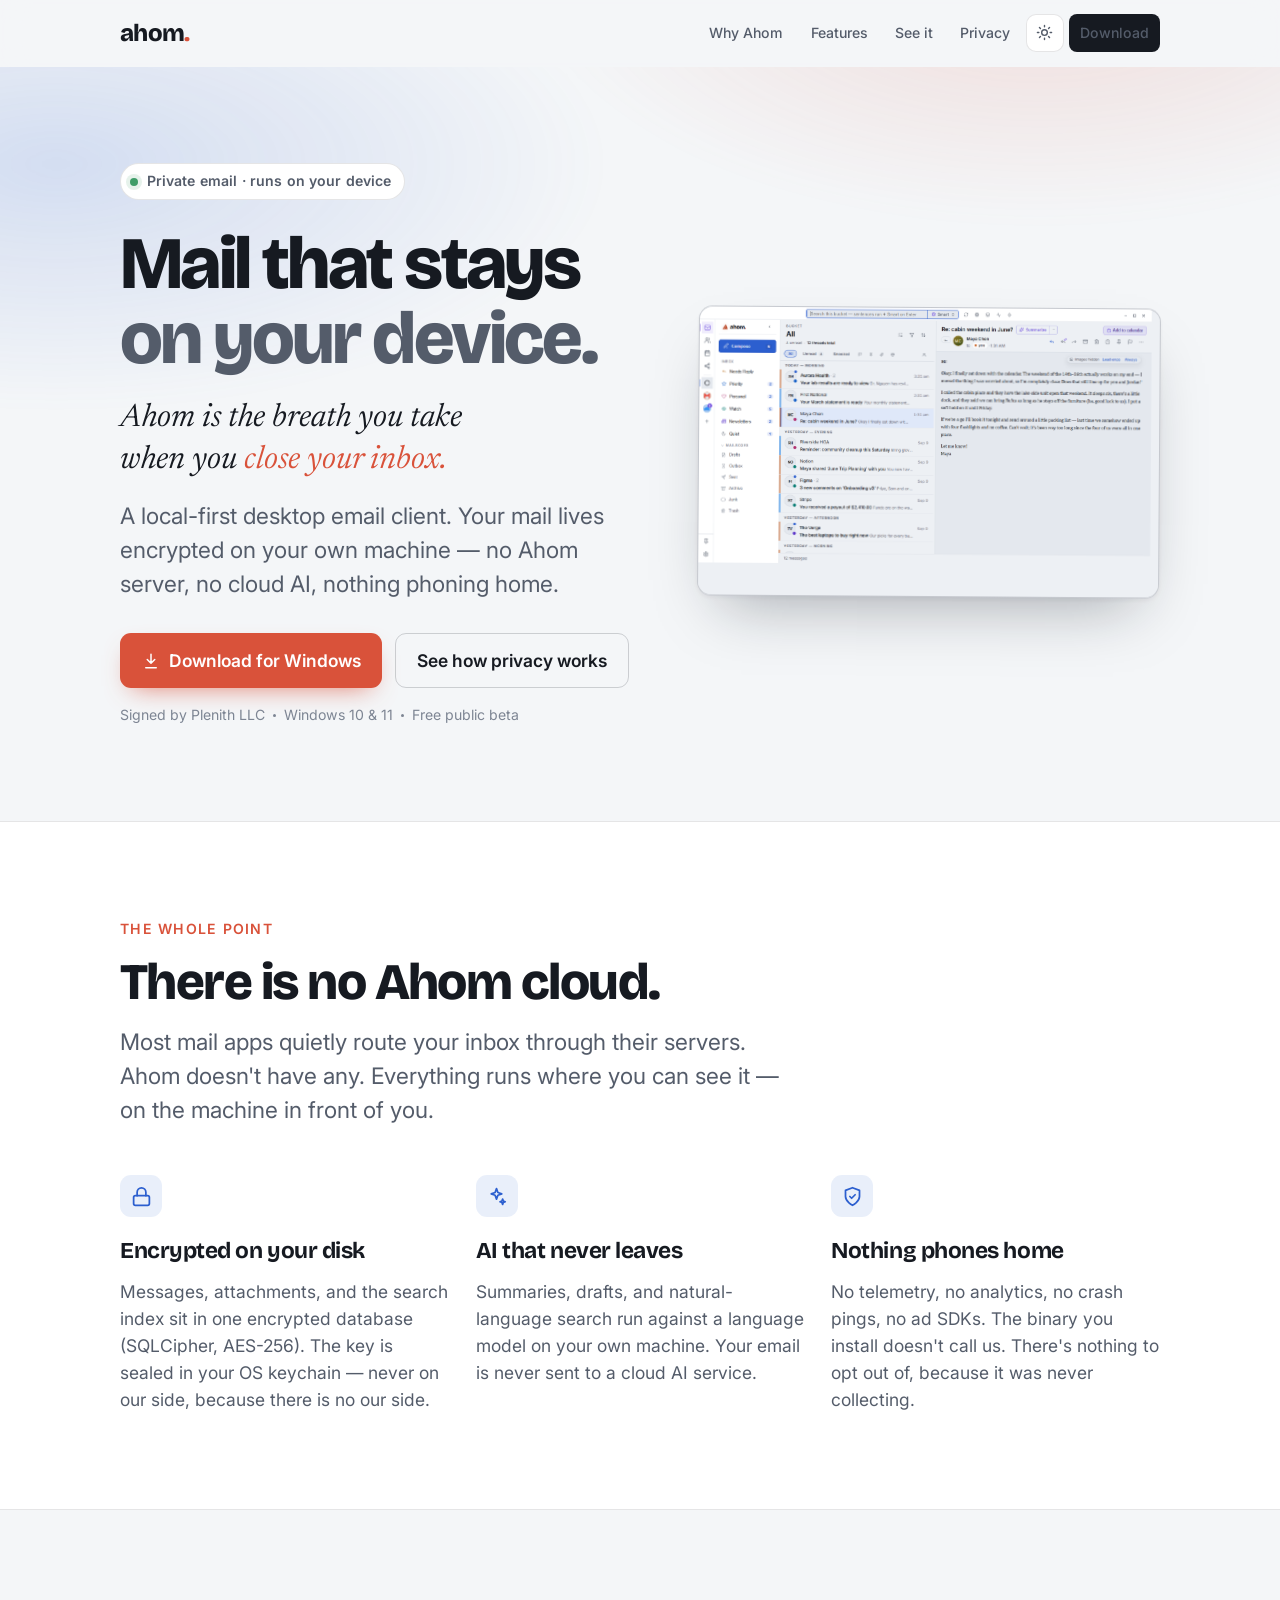
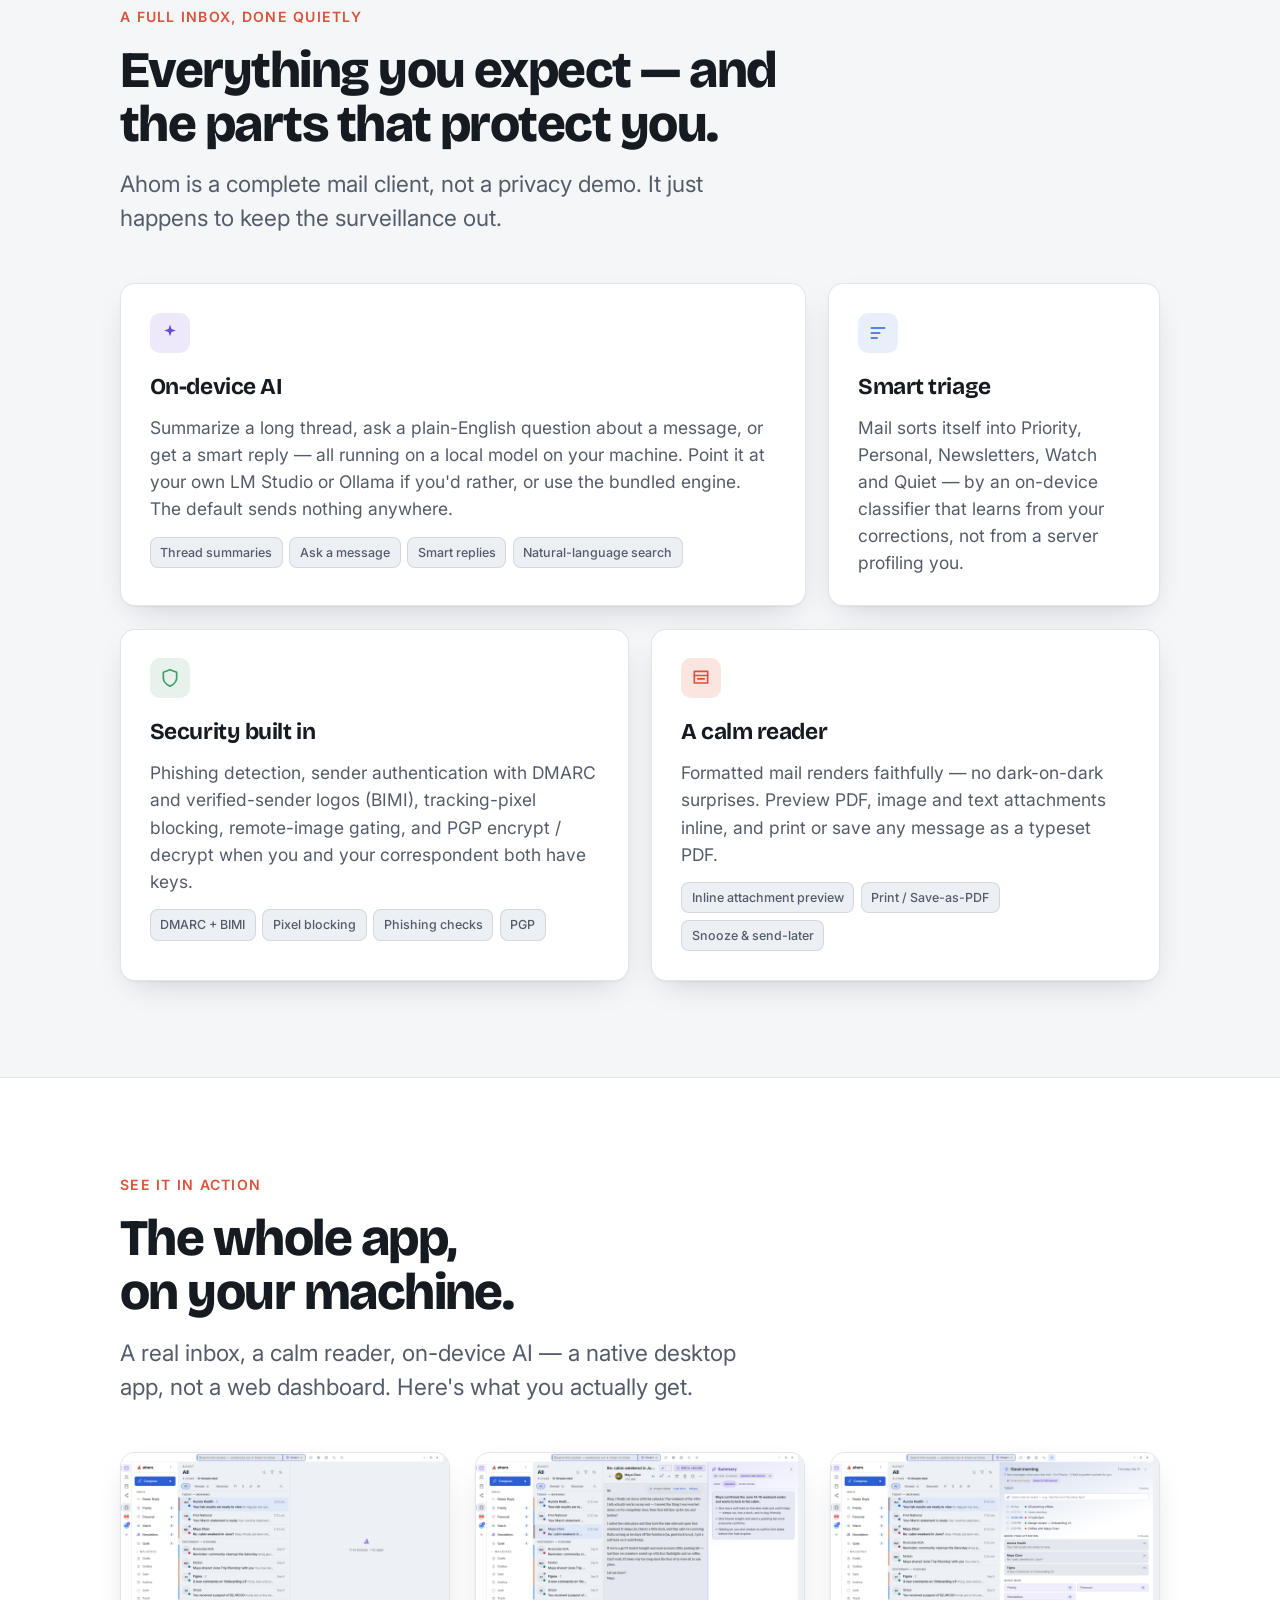
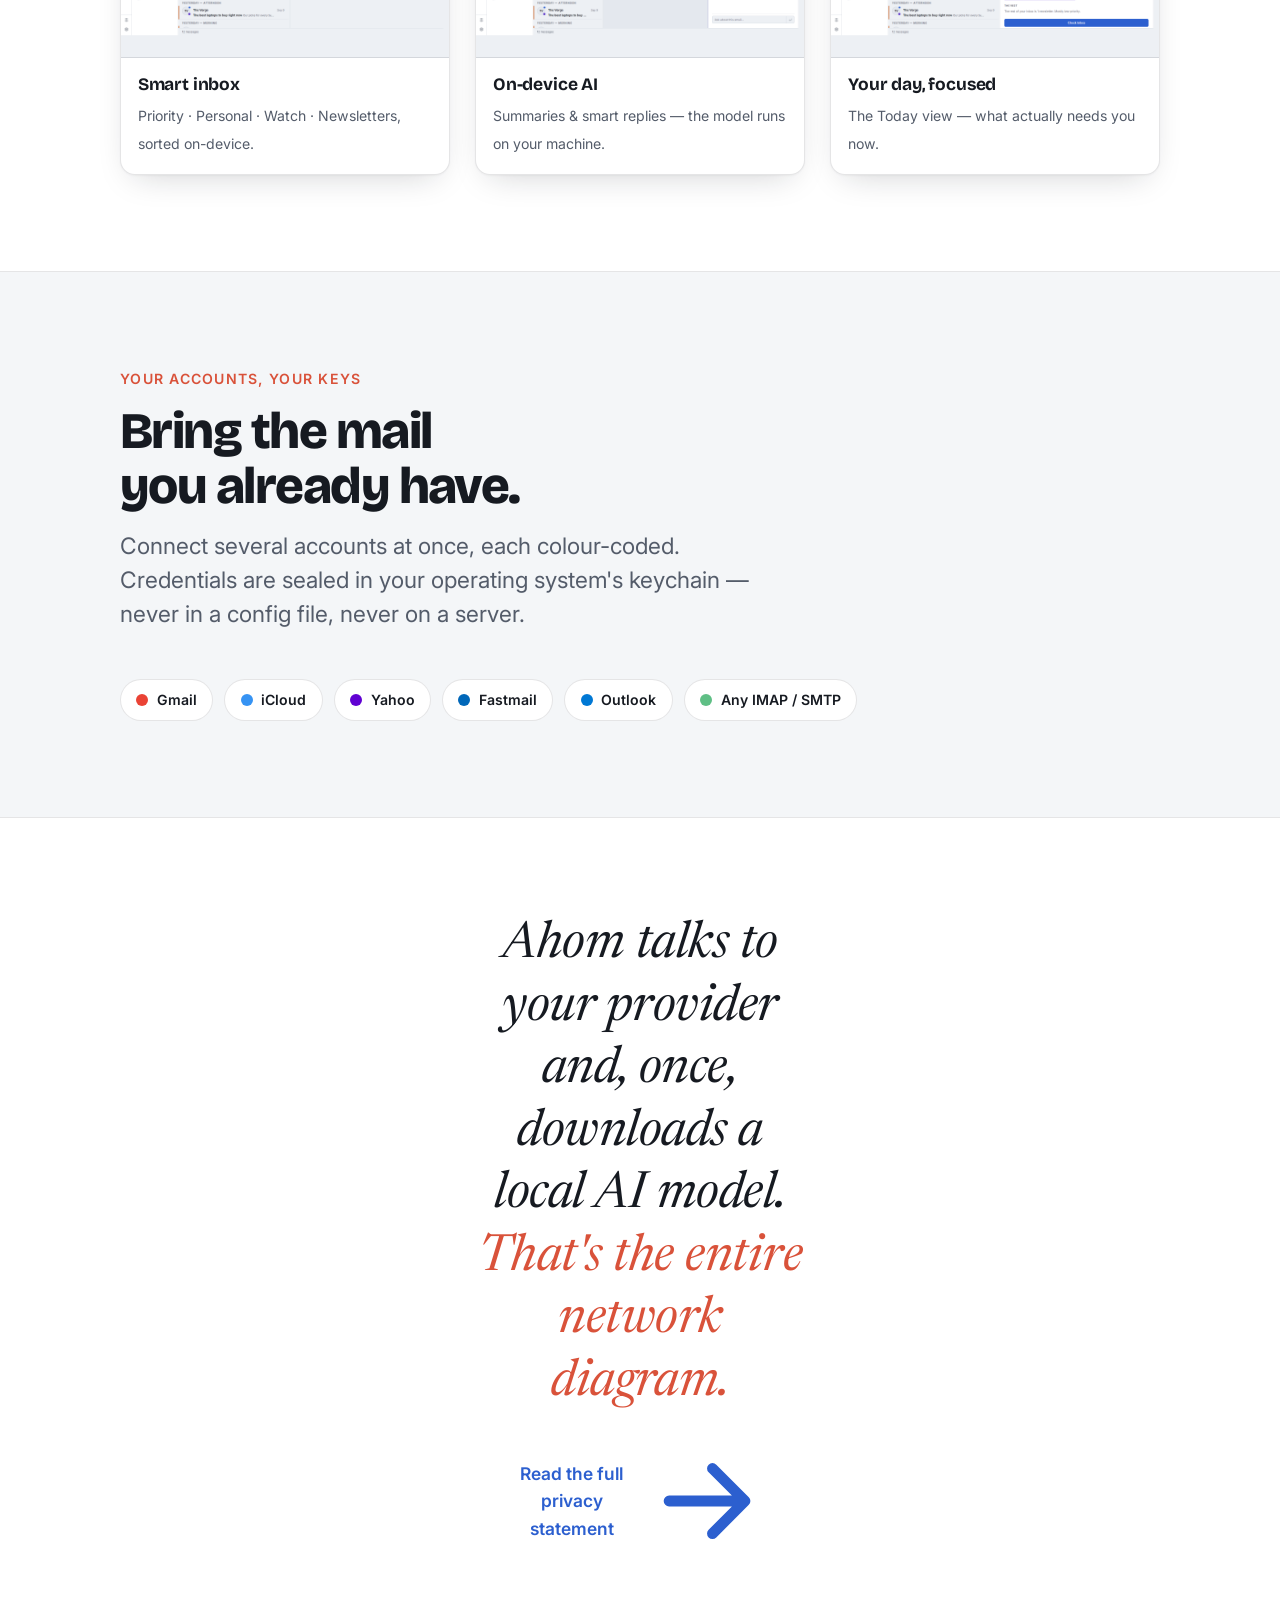
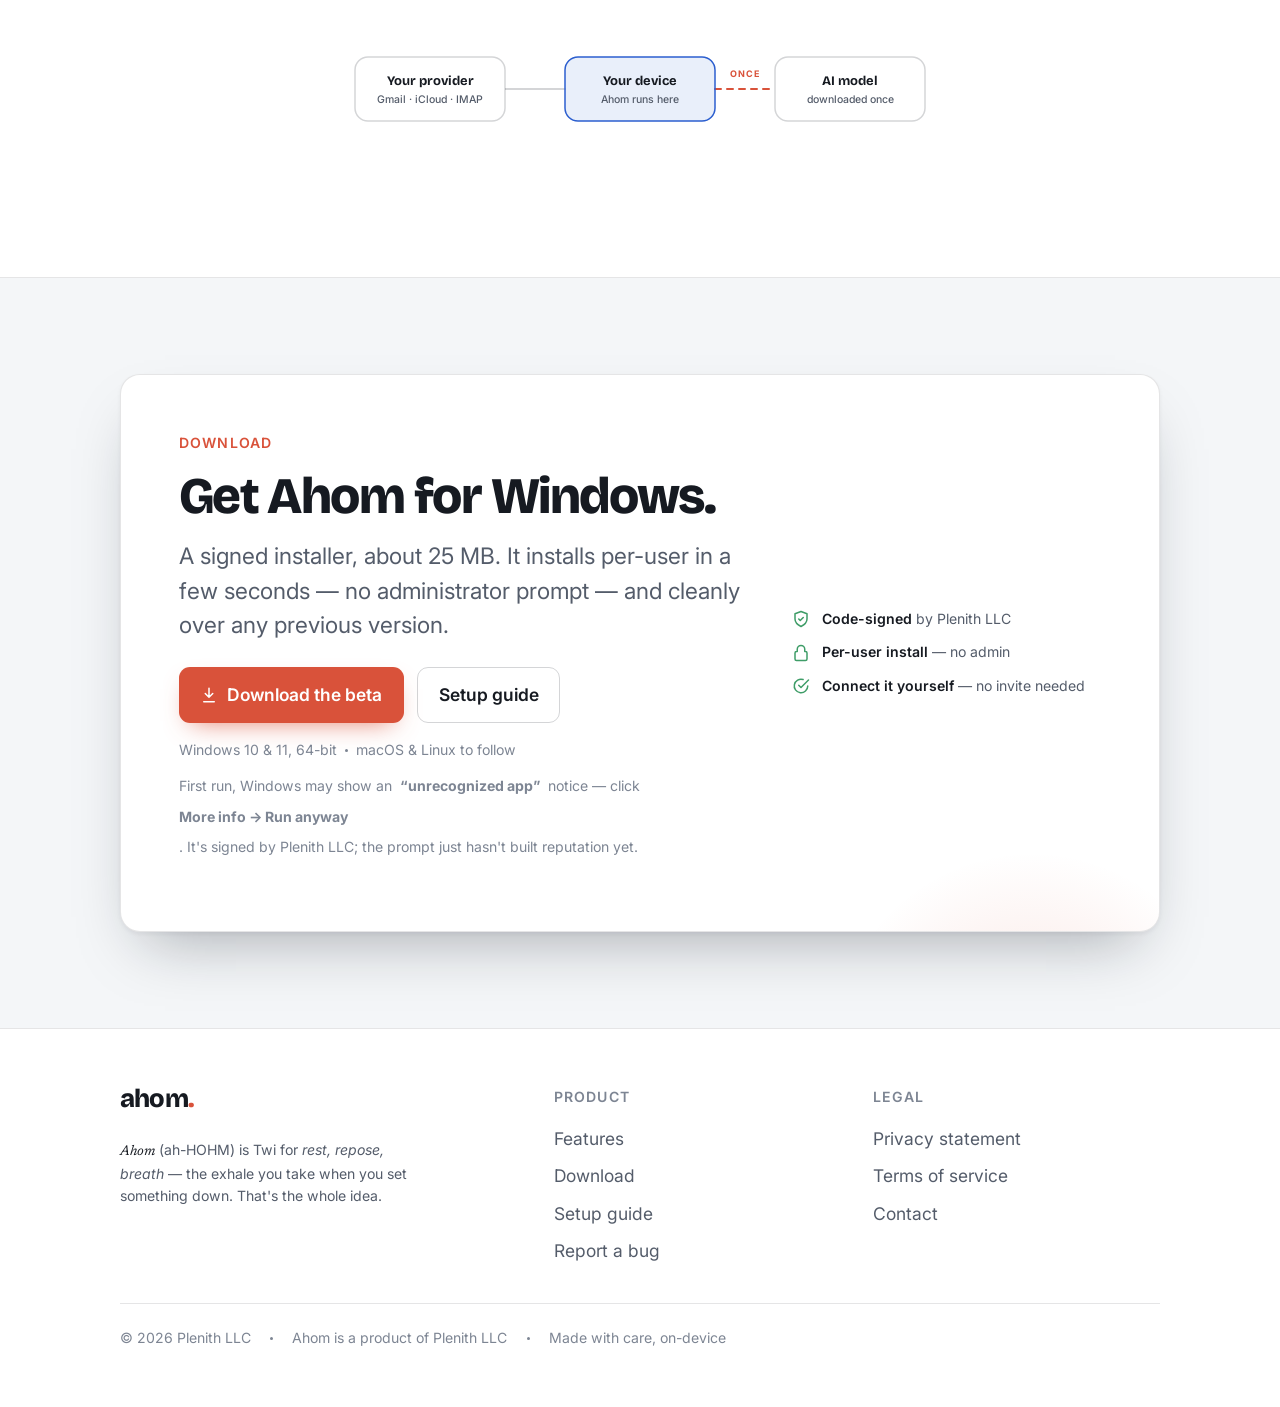
<file: index.html>
<!doctype html>
<html lang="en">
<head>
<meta charset="utf-8">
<meta name="viewport" content="width=device-width, initial-scale=1">
<script>document.documentElement.classList.add('js')</script>
<title>Ahom — private email, on your device</title>
<meta name="description" content="Ahom is a local-first, privacy-first desktop email client by Plenith LLC. Your mail lives encrypted on your own machine, with on-device AI that never touches the cloud.">
<meta name="theme-color" content="#0d1017">
<meta property="og:type" content="website">
<meta property="og:title" content="Ahom — private email, on your device">
<meta property="og:description" content="A local-first desktop email client. Your mail lives encrypted on your own machine — no Ahom server, no cloud AI, nothing phoning home.">
<meta name="twitter:card" content="summary_large_image">
<link rel="icon" href="data:image/svg+xml,%3Csvg xmlns='http://www.w3.org/2000/svg' viewBox='0 0 32 32'%3E%3Ctext y='26' font-size='26'%3E%E2%9C%89%EF%B8%8F%3C/text%3E%3C/svg%3E">
<link rel="preconnect" href="https://fonts.googleapis.com">
<link rel="preconnect" href="https://fonts.gstatic.com" crossorigin>
<link rel="stylesheet" href="https://fonts.googleapis.com/css2?family=Bricolage+Grotesque:opsz,wght@12..96,400..800&family=Inter:wght@400;500;600;700&family=Newsreader:ital,opsz,wght@1,6..72,380;1,6..72,500&display=swap">
<style>
  :root {
    --ground: #f4f6f8;
    --surface: #ffffff;
    --surface-2: #eceff4;
    --ink: #161a21;
    --ink-soft: #545c6a;
    --ink-faint: #7d8593;
    --line: rgba(20, 26, 34, 0.11);
    --line-strong: rgba(20, 26, 34, 0.18);
    --accent: #2c5fcf;
    --accent-soft: rgba(44, 95, 207, 0.10);
    --coral: #d9523a;
    --coral-ink: #ffffff;
    --violet: #6a4bd0;
    --violet-soft: rgba(106, 75, 208, 0.12);
    --good: #3f9d68;
    --good-soft: rgba(63, 157, 104, 0.13);
    --shadow: 0 1px 2px rgba(16, 22, 34, .04), 0 12px 34px -14px rgba(16, 22, 34, .22);
    --shadow-lift: 0 2px 4px rgba(16, 22, 34, .05), 0 30px 60px -24px rgba(16, 22, 34, .34);
    --glow-a: rgba(217, 82, 58, 0.16);
    --glow-b: rgba(44, 95, 207, 0.16);
    --font-display: "Bricolage Grotesque", "Segoe UI", system-ui, sans-serif;
    --font-serif: "Newsreader", Georgia, "Times New Roman", serif;
    --font-body: "Inter", "Segoe UI", system-ui, -apple-system, sans-serif;
    --maxw: 1120px;
    --step--1: clamp(.82rem, .8rem + .1vw, .9rem);
    --step-0: clamp(1rem, .96rem + .18vw, 1.09rem);
    --step-1: clamp(1.2rem, 1.1rem + .4vw, 1.45rem);
    --step-2: clamp(1.55rem, 1.3rem + .9vw, 2.1rem);
    --step-3: clamp(2.1rem, 1.6rem + 2vw, 3.4rem);
    --step-4: clamp(2.7rem, 1.9rem + 3.4vw, 4.9rem);
  }
  :root:not([data-theme="light"]) { color-scheme: light; }
  @media (prefers-color-scheme: dark) {
    :root:not([data-theme="light"]) {
      color-scheme: dark;
      --ground: #0d1017; --surface: #141922; --surface-2: #1b2130;
      --ink: #eef1f6; --ink-soft: #9aa5b6; --ink-faint: #717c8d;
      --line: rgba(255, 255, 255, 0.09); --line-strong: rgba(255, 255, 255, 0.16);
      --accent: #5f8bff; --accent-soft: rgba(95, 139, 255, 0.14);
      --coral: #ff6a4d; --coral-ink: #1a0f0c;
      --violet: #c4a7ff; --violet-soft: rgba(196, 167, 255, 0.15);
      --good: #5fbf85; --good-soft: rgba(95, 191, 133, 0.15);
      --shadow: 0 1px 2px rgba(0, 0, 0, .3), 0 16px 40px -18px rgba(0, 0, 0, .7);
      --shadow-lift: 0 2px 6px rgba(0, 0, 0, .34), 0 40px 70px -28px rgba(0, 0, 0, .8);
      --glow-a: rgba(255, 106, 77, 0.20); --glow-b: rgba(95, 139, 255, 0.18);
    }
  }
  :root[data-theme="dark"] {
    color-scheme: dark;
    --ground: #0d1017; --surface: #141922; --surface-2: #1b2130;
    --ink: #eef1f6; --ink-soft: #9aa5b6; --ink-faint: #717c8d;
    --line: rgba(255, 255, 255, 0.09); --line-strong: rgba(255, 255, 255, 0.16);
    --accent: #5f8bff; --accent-soft: rgba(95, 139, 255, 0.14);
    --coral: #ff6a4d; --coral-ink: #1a0f0c;
    --violet: #c4a7ff; --violet-soft: rgba(196, 167, 255, 0.15);
    --good: #5fbf85; --good-soft: rgba(95, 191, 133, 0.15);
    --shadow: 0 1px 2px rgba(0, 0, 0, .3), 0 16px 40px -18px rgba(0, 0, 0, .7);
    --shadow-lift: 0 2px 6px rgba(0, 0, 0, .34), 0 40px 70px -28px rgba(0, 0, 0, .8);
    --glow-a: rgba(255, 106, 77, 0.20); --glow-b: rgba(95, 139, 255, 0.18);
  }
  * { box-sizing: border-box; }
  html { scroll-behavior: smooth; }
  @media (prefers-reduced-motion: reduce) { html { scroll-behavior: auto; } }
  body {
    margin: 0; background: var(--ground); color: var(--ink);
    font-family: var(--font-body); font-size: var(--step-0); line-height: 1.6;
    -webkit-font-smoothing: antialiased; text-rendering: optimizeLegibility;
  }
  .wrap { width: 100%; max-width: var(--maxw); margin-inline: auto; padding-inline: clamp(1.15rem, .6rem + 2.4vw, 2.5rem); }
  a { color: inherit; }
  ::selection { background: var(--accent-soft); }
  :focus-visible { outline: 2.5px solid var(--accent); outline-offset: 3px; border-radius: 4px; }
  .wordmark { font-family: var(--font-display); font-weight: 800; letter-spacing: -0.03em; line-height: 1; color: var(--ink); text-transform: lowercase; display: inline-flex; align-items: baseline; }
  .wordmark .dot { color: var(--coral); }
  .nav { position: sticky; top: 0; z-index: 40; background: color-mix(in oklab, var(--ground) 82%, transparent); backdrop-filter: blur(14px) saturate(1.3); border-bottom: 1px solid transparent; transition: border-color .3s; }
  .nav[data-stuck="true"] { border-bottom-color: var(--line); }
  .nav__inner { display: flex; align-items: center; gap: 1.2rem; height: 66px; }
  .nav .wordmark { font-size: 1.5rem; }
  .nav__links { margin-left: auto; display: flex; align-items: center; gap: .3rem; }
  .nav__links a { text-decoration: none; color: var(--ink-soft); font-weight: 500; font-size: var(--step--1); padding: .5rem .7rem; border-radius: 8px; transition: color .2s, background .2s; }
  .nav__links a:hover { color: var(--ink); background: var(--surface-2); }
  .nav__cta { text-decoration: none; font-weight: 600; font-size: var(--step--1); padding: .5rem .95rem; border-radius: 9px; background: var(--ink); color: var(--ground); transition: transform .15s, opacity .2s; }
  .nav__cta:hover { opacity: .9; transform: translateY(-1px); }
  .theme-btn { display: inline-grid; place-items: center; width: 38px; height: 38px; border: 1px solid var(--line); border-radius: 10px; background: var(--surface); color: var(--ink-soft); cursor: pointer; transition: color .2s, border-color .2s, transform .2s; }
  .theme-btn:hover { color: var(--ink); border-color: var(--line-strong); transform: rotate(18deg); }
  .theme-btn svg { width: 17px; height: 17px; }
  .nav__hide { display: inline; }
  @media (max-width: 620px) { .nav__hide { display: none; } }
  .hero { position: relative; overflow: clip; }
  .hero__glow { position: absolute; inset: -20% -10% auto -10%; height: 620px; z-index: 0; background: radial-gradient(48% 60% at 76% 8%, var(--glow-a), transparent 70%), radial-gradient(50% 55% at 12% 40%, var(--glow-b), transparent 72%); filter: blur(8px); pointer-events: none; }
  .hero__inner { position: relative; z-index: 1; display: grid; grid-template-columns: 1.05fr .95fr; gap: clamp(2rem, 1rem + 4vw, 4.5rem); align-items: center; padding-block: clamp(3rem, 2rem + 5vw, 6rem) clamp(3rem, 2rem + 4vw, 5rem); }
  @media (max-width: 900px) { .hero__inner { grid-template-columns: 1fr; gap: 3rem; } }
  .eyebrow { display: inline-flex; align-items: center; gap: .55rem; font-size: var(--step--1); font-weight: 600; letter-spacing: .01em; color: var(--ink-soft); background: var(--surface); border: 1px solid var(--line); padding: .4rem .8rem .4rem .55rem; border-radius: 100px; margin-bottom: 1.6rem; }
  .eyebrow .pip { width: 8px; height: 8px; border-radius: 50%; background: var(--good); box-shadow: 0 0 0 4px var(--good-soft); }
  h1.hero__title { font-family: var(--font-display); font-weight: 800; font-size: var(--step-4); line-height: 1.02; letter-spacing: -0.035em; margin: 0 0 1.35rem; text-wrap: balance; }
  .hero__title .soft { color: var(--ink-soft); }
  .hero__pitch { font-family: var(--font-serif); font-style: italic; font-weight: 380; font-size: var(--step-2); line-height: 1.28; color: var(--ink); margin: 0 0 1.1rem; max-width: 22ch; text-wrap: balance; }
  .hero__pitch .u { color: var(--coral); font-style: italic; }
  .hero__sub { color: var(--ink-soft); font-size: var(--step-1); max-width: 46ch; margin: 0 0 2rem; line-height: 1.5; }
  .cta-row { display: flex; flex-wrap: wrap; gap: .8rem; align-items: center; }
  .btn { display: inline-flex; align-items: center; gap: .55rem; text-decoration: none; font-weight: 600; font-size: var(--step-0); padding: .8rem 1.3rem; border-radius: 11px; border: 1px solid transparent; cursor: pointer; transition: transform .15s, box-shadow .2s, background .2s; }
  .btn svg { width: 18px; height: 18px; transition: transform .2s; }
  .btn--primary { background: var(--coral); color: var(--coral-ink); box-shadow: 0 10px 26px -12px color-mix(in oklab, var(--coral) 80%, transparent); }
  .btn--primary:hover { transform: translateY(-2px); box-shadow: 0 16px 34px -12px color-mix(in oklab, var(--coral) 78%, transparent); }
  .btn--primary:hover svg { transform: translateY(2px); }
  .btn--ghost { background: transparent; color: var(--ink); border-color: var(--line-strong); }
  .btn--ghost:hover { background: var(--surface); transform: translateY(-2px); }
  .cta-note { color: var(--ink-faint); font-size: var(--step--1); margin-top: 1rem; display: flex; align-items: center; gap: .5rem; flex-wrap: wrap; }
  .cta-note .sep { width: 3px; height: 3px; border-radius: 50%; background: var(--ink-faint); display: inline-block; }
  .mock { background: var(--surface); border: 1px solid var(--line); border-radius: 16px; box-shadow: var(--shadow-lift); overflow: hidden; transform: rotate(.4deg); }
  .mock__bar { display: flex; align-items: center; gap: .5rem; padding: .7rem .95rem; border-bottom: 1px solid var(--line); background: var(--surface-2); }
  .mock__dots { display: flex; gap: .4rem; }
  .mock__dots i { width: 10px; height: 10px; border-radius: 50%; background: var(--line-strong); }
  .mock__bar .wordmark { font-size: 1.05rem; margin-left: auto; opacity: .85; }
  .mock__body { padding: 1.1rem 1.15rem 1.25rem; }
  .mock__sender { display: flex; align-items: center; gap: .6rem; margin-bottom: .85rem; }
  .brandlogo { width: 34px; height: 34px; border-radius: 9px; display: grid; place-items: center; background: #1e3a6e; color: #fff; flex: none; }
  .brandlogo svg { width: 19px; height: 19px; }
  .mock__who { display: flex; flex-direction: column; line-height: 1.25; min-width: 0; }
  .mock__who b { font-weight: 600; font-size: .95rem; }
  .mock__who span { font-size: .78rem; color: var(--ink-faint); overflow: hidden; text-overflow: ellipsis; white-space: nowrap; }
  .verified { margin-left: auto; display: inline-flex; align-items: center; gap: .3rem; font-size: .72rem; font-weight: 600; color: var(--good); background: var(--good-soft); padding: .26rem .5rem; border-radius: 100px; flex: none; }
  .verified svg { width: 13px; height: 13px; }
  .mock__subject { font-weight: 600; font-size: 1.02rem; margin: 0 0 .35rem; }
  .mock__snippet { color: var(--ink-soft); font-size: .9rem; margin: 0 0 1rem; line-height: 1.5; }
  .ai-chip { display: flex; align-items: flex-start; gap: .6rem; padding: .7rem .8rem; border-radius: 11px; background: var(--violet-soft); border: 1px solid color-mix(in oklab, var(--violet) 30%, transparent); margin-bottom: .9rem; }
  .ai-chip svg { width: 16px; height: 16px; color: var(--violet); flex: none; margin-top: 2px; }
  .ai-chip__t { font-size: .84rem; line-height: 1.45; }
  .ai-chip__t b { color: var(--violet); font-weight: 600; }
  .chip-row { display: flex; flex-wrap: wrap; gap: .45rem; }
  .chip { display: inline-flex; align-items: center; gap: .35rem; font-size: .76rem; font-weight: 500; color: var(--ink-soft); background: var(--surface-2); border: 1px solid var(--line); padding: .32rem .6rem; border-radius: 100px; }
  .chip svg { width: 12px; height: 12px; }
  .chip.on { color: var(--good); }
  .chip.on svg { color: var(--good); }
  section { position: relative; }
  .band { padding-block: clamp(3.2rem, 2rem + 5vw, 6rem); }
  .band--tint { background: var(--surface); border-block: 1px solid var(--line); }
  .kicker { font-size: var(--step--1); font-weight: 600; letter-spacing: .09em; text-transform: uppercase; color: var(--coral); margin: 0 0 .9rem; }
  h2.head { font-family: var(--font-display); font-weight: 800; font-size: var(--step-3); line-height: 1.06; letter-spacing: -0.03em; margin: 0 0 1rem; text-wrap: balance; }
  .lede { color: var(--ink-soft); font-size: var(--step-1); max-width: 54ch; margin: 0; line-height: 1.5; }
  .sec-head { max-width: 60ch; margin-bottom: clamp(2rem, 1.4rem + 2vw, 3rem); }
  .pillars { display: grid; grid-template-columns: repeat(3, 1fr); gap: clamp(1rem, .4rem + 1.6vw, 1.8rem); }
  @media (max-width: 820px) { .pillars { grid-template-columns: 1fr; } }
  .pillar__ic { width: 42px; height: 42px; border-radius: 11px; display: grid; place-items: center; background: var(--accent-soft); color: var(--accent); margin-bottom: 1rem; }
  .pillar__ic svg { width: 21px; height: 21px; }
  .pillar h3 { font-family: var(--font-display); font-weight: 700; font-size: var(--step-1); letter-spacing: -0.02em; margin: 0 0 .5rem; }
  .pillar p { color: var(--ink-soft); margin: 0; font-size: var(--step-0); line-height: 1.55; }
  .features { display: grid; grid-template-columns: repeat(6, 1fr); gap: clamp(.9rem, .4rem + 1.4vw, 1.4rem); }
  .tile { background: var(--surface); border: 1px solid var(--line); border-radius: 15px; padding: clamp(1.3rem, 1rem + 1vw, 1.9rem); box-shadow: var(--shadow); display: flex; flex-direction: column; }
  .tile--wide { grid-column: span 4; }
  .tile--tall { grid-column: span 2; }
  .tile--half { grid-column: span 3; }
  @media (max-width: 860px) { .features { grid-template-columns: 1fr; } .tile--wide, .tile--tall, .tile--half { grid-column: 1 / -1; } }
  .tile__ic { width: 40px; height: 40px; border-radius: 10px; display: grid; place-items: center; margin-bottom: 1rem; flex: none; }
  .tile__ic svg { width: 20px; height: 20px; }
  .ic-violet { background: var(--violet-soft); color: var(--violet); }
  .ic-accent { background: var(--accent-soft); color: var(--accent); }
  .ic-coral { background: color-mix(in oklab, var(--coral) 15%, transparent); color: var(--coral); }
  .ic-good { background: var(--good-soft); color: var(--good); }
  .tile h3 { font-family: var(--font-display); font-weight: 700; font-size: var(--step-1); letter-spacing: -0.02em; margin: 0 0 .55rem; }
  .tile p { color: var(--ink-soft); margin: 0; font-size: var(--step-0); line-height: 1.55; }
  .tile__list { margin: .9rem 0 0; padding: 0; list-style: none; display: flex; flex-wrap: wrap; gap: .4rem; }
  .tile__list li { font-size: .78rem; font-weight: 500; color: var(--ink-soft); background: var(--surface-2); border: 1px solid var(--line); padding: .3rem .6rem; border-radius: 8px; }
  .providers { display: flex; flex-wrap: wrap; gap: .7rem; margin-top: 1.6rem; }
  .prov { display: inline-flex; align-items: center; gap: .55rem; font-weight: 600; font-size: var(--step--1); background: var(--surface); border: 1px solid var(--line); padding: .55rem .95rem; border-radius: 100px; }
  .prov .swatch { width: 12px; height: 12px; border-radius: 50%; }
  .manifesto { text-align: center; max-width: 30ch; margin-inline: auto; }
  .manifesto p { font-family: var(--font-serif); font-style: italic; font-size: var(--step-3); line-height: 1.22; letter-spacing: -0.01em; margin: 0 0 1.4rem; text-wrap: balance; }
  .manifesto .u { color: var(--coral); }
  .manifesto a { color: var(--accent); text-decoration: none; font-family: var(--font-body); font-style: normal; font-weight: 600; font-size: var(--step-0); display: inline-flex; align-items: center; gap: .4rem; }
  .manifesto a:hover { text-decoration: underline; }
  .manifesto a svg { transition: transform .2s; }
  .manifesto a:hover svg { transform: translateX(3px); }
  .download-card { position: relative; overflow: hidden; background: var(--surface); border: 1px solid var(--line); border-radius: 20px; box-shadow: var(--shadow-lift); padding: clamp(2rem, 1.4rem + 3vw, 3.6rem); display: grid; grid-template-columns: 1.3fr .7fr; gap: 2.5rem; align-items: center; }
  .download-card__glow { position: absolute; inset: auto -8% -60% auto; width: 420px; height: 420px; background: radial-gradient(circle, var(--glow-a), transparent 68%); pointer-events: none; }
  @media (max-width: 780px) { .download-card { grid-template-columns: 1fr; gap: 1.6rem; } }
  .dl-badges { display: flex; flex-direction: column; gap: .7rem; position: relative; z-index: 1; }
  .dl-badge { display: flex; align-items: center; gap: .7rem; font-size: var(--step--1); color: var(--ink-soft); }
  .dl-badge svg { width: 18px; height: 18px; color: var(--good); flex: none; }
  .dl-badge b { color: var(--ink); font-weight: 600; }
  footer { border-top: 1px solid var(--line); background: var(--surface); padding-block: clamp(2.6rem, 2rem + 2vw, 3.6rem); }
  .foot { display: grid; grid-template-columns: 1.4fr 1fr 1fr; gap: 2rem; }
  @media (max-width: 720px) { .foot { grid-template-columns: 1fr 1fr; } .foot__brand { grid-column: 1 / -1; } }
  .foot .wordmark { font-size: 1.6rem; margin-bottom: .8rem; }
  .foot__etym { color: var(--ink-soft); font-size: var(--step--1); max-width: 34ch; line-height: 1.55; }
  .foot__etym .word { font-family: var(--font-serif); font-style: italic; color: var(--ink); }
  .foot h4 { font-size: var(--step--1); text-transform: uppercase; letter-spacing: .08em; color: var(--ink-faint); margin: 0 0 1rem; font-weight: 600; }
  .foot ul { list-style: none; margin: 0; padding: 0; display: flex; flex-direction: column; gap: .6rem; }
  .foot a { color: var(--ink-soft); text-decoration: none; font-size: var(--step-0); }
  .foot a:hover { color: var(--ink); }
  .foot__legal { margin-top: 2.4rem; padding-top: 1.4rem; border-top: 1px solid var(--line); display: flex; flex-wrap: wrap; gap: .5rem 1.2rem; align-items: center; color: var(--ink-faint); font-size: var(--step--1); }
  .reveal { opacity: 1; }
  @media (prefers-reduced-motion: no-preference) {
    .js .reveal { opacity: 0; transform: translateY(18px); transition: opacity .6s ease, transform .6s cubic-bezier(.2,.7,.2,1); }
    .js .reveal.in { opacity: 1; transform: none; }
  }

  /* ===========================================================
     Motion & interaction — calm, "breathing" (2026-09-10).
     Every continuous/entrance animation is gated behind
     prefers-reduced-motion: no-preference; the page is fully
     legible and usable with motion off.
     =========================================================== */
  .hero__glow, .mock { transition: translate .3s ease; }   /* smooth pointer parallax; JS sets `translate` */
  @media (prefers-reduced-motion: no-preference) {
    /* Ambient breathing hero glow — a slow, held breath. */
    .hero__glow { animation: glowBreath 17s ease-in-out infinite; }
    @keyframes glowBreath {
      0%, 100% { transform: translateY(0) scale(1);      opacity: .82; }
      50%      { transform: translateY(-16px) scale(1.07); opacity: 1; }
    }
    /* The hero reader panel rises in, then floats gently forever. */
    .mock { animation: rise .8s cubic-bezier(.2,.7,.2,1) both, floaty 7.5s ease-in-out 1s infinite; }
    @keyframes rise  { from { opacity: 0; transform: translateY(16px) rotate(.4deg); } to { opacity: 1; transform: translateY(0) rotate(.4deg); } }
    @keyframes floaty{ 0%,100% { transform: translateY(0) rotate(.4deg); } 50% { transform: translateY(-9px) rotate(.4deg); } }
    /* The "summarized on your device" chip lands a beat after the panel. */
    .mock .ai-chip { animation: chipIn .6s ease both 1s; }
    @keyframes chipIn { from { opacity: 0; transform: translateY(7px); } to { opacity: 1; transform: none; } }
    /* Staggered scroll reveals inside the grids. */
    .pillars > .reveal:nth-child(2), .features > .reveal:nth-child(2), .shots > .reveal:nth-child(2) { transition-delay: .09s; }
    .pillars > .reveal:nth-child(3), .features > .reveal:nth-child(3), .shots > .reveal:nth-child(3) { transition-delay: .18s; }
    .features > .reveal:nth-child(4) { transition-delay: .27s; }
  }

  /* Hover micro-interactions (intent-driven — fine with reduced motion). */
  .tile { transition: transform .28s cubic-bezier(.2,.7,.2,1), box-shadow .28s, border-color .28s; }
  .tile:hover { transform: translateY(-4px); box-shadow: var(--shadow-lift); border-color: var(--line-strong); }
  .tile__ic { transition: transform .28s cubic-bezier(.2,.7,.2,1); }
  .tile:hover .tile__ic { transform: scale(1.09) rotate(-4deg); }
  .pillar__ic { transition: transform .28s cubic-bezier(.2,.7,.2,1); }
  .pillar:hover .pillar__ic { transform: translateY(-3px) scale(1.06); }
  .prov { transition: transform .18s ease, border-color .18s ease; }
  .prov:hover { transform: translateY(-2px); border-color: var(--line-strong); }
  .prov .swatch { transition: transform .18s ease; }
  .prov:hover .swatch { transform: scale(1.35); }

  /* ---- "See it in action" gallery ---- */
  .shots { display: grid; grid-template-columns: repeat(3, 1fr); gap: clamp(1rem, .5rem + 1.5vw, 1.6rem); }
  @media (max-width: 900px) { .shots { grid-template-columns: 1fr; max-width: 30rem; margin-inline: auto; } }
  .shot { margin: 0; border: 1px solid var(--line); border-radius: 15px; overflow: hidden; background: var(--surface); box-shadow: var(--shadow); transition: transform .3s cubic-bezier(.2,.7,.2,1), box-shadow .3s; }
  .shot:hover { transform: translateY(-6px); box-shadow: var(--shadow-lift); }
  .shot__frame { position: relative; aspect-ratio: 16 / 10; background: var(--surface-2); overflow: hidden; border-bottom: 1px solid var(--line); }
  .shot__frame img { position: absolute; inset: 0; width: 100%; height: 100%; object-fit: cover; object-position: top center; }
  .shot__frame .is-dark { display: none; }
  :root[data-theme="dark"] .shot__frame .is-light { display: none; }
  :root[data-theme="dark"] .shot__frame .is-dark { display: block; }
  @media (prefers-color-scheme: dark) {
    :root:not([data-theme="light"]) .shot__frame .is-light { display: none; }
    :root:not([data-theme="light"]) .shot__frame .is-dark { display: block; }
  }
  .shot__ph { position: absolute; inset: 0; display: grid; place-items: center; text-align: center; padding: 1rem; color: var(--ink-faint); font-size: var(--step--1); font-weight: 500;
    background: repeating-linear-gradient(45deg, var(--surface-2), var(--surface-2) 11px, var(--surface) 11px, var(--surface) 22px); }
  .shot__cap { padding: .85rem 1.05rem 1.05rem; }
  .shot__cap b { display: block; font-family: var(--font-display); font-weight: 700; font-size: var(--step-0); letter-spacing: -0.01em; color: var(--ink); margin-bottom: .12rem; }
  .shot__cap span { color: var(--ink-soft); font-size: var(--step--1); }

  /* ---- hero product screenshot (a real capture, replaces the drawn mock) ---- */
  .hero-shot { position: relative; border: 1px solid var(--line-strong); border-radius: 14px; box-shadow: var(--shadow-lift); overflow: hidden; transform: rotate(.4deg); background: var(--surface-2); transition: translate .3s ease; }
  .hero-shot img { display: block; width: 100%; height: auto; }
  .hero-shot .is-dark { display: none; }
  :root[data-theme="dark"] .hero-shot .is-light { display: none; }
  :root[data-theme="dark"] .hero-shot .is-dark { display: block; }
  @media (prefers-color-scheme: dark) {
    :root:not([data-theme="light"]) .hero-shot .is-light { display: none; }
    :root:not([data-theme="light"]) .hero-shot .is-dark { display: block; }
  }
  @media (prefers-reduced-motion: no-preference) {
    .hero-shot { animation: rise .8s cubic-bezier(.2,.7,.2,1) both, floaty 7.5s ease-in-out 1s infinite; }
  }

  /* ---- self-drawing "network diagram" (the whole network, literally) ---- */
  .netwrap { max-width: 600px; margin: 1.9rem auto 0; }
  .netdiagram { width: 100%; height: auto; overflow: visible; }
  .netdiagram .nd-line { fill: none; stroke: var(--line-strong); stroke-width: 2; stroke-linecap: round; }
  .netdiagram .nd-line--once { stroke: var(--coral); stroke-dasharray: 6 6; }
  .netdiagram .nd-node rect { fill: var(--surface); stroke: var(--line-strong); stroke-width: 1.5; }
  .netdiagram .nd-node.is-device rect { fill: var(--accent-soft); stroke: var(--accent); }
  .netdiagram .nd-t { fill: var(--ink); font: 700 13px var(--font-display); }
  .netdiagram .nd-s { fill: var(--ink-soft); font: 500 10.5px var(--font-body); }
  .netdiagram .nd-once { fill: var(--coral); font: 700 9px var(--font-body); letter-spacing: .1em; }
  @media (prefers-reduced-motion: no-preference) {
    .js .netdiagram .nd-solid { stroke-dasharray: 90; stroke-dashoffset: 90; }
    .js .netdiagram .nd-node, .js .netdiagram .nd-line--once, .js .netdiagram .nd-once { opacity: 0; }
    .reveal.in .netdiagram .nd-solid { transition: stroke-dashoffset .9s ease .3s; stroke-dashoffset: 0; }
    .reveal.in .netdiagram .nd-node { transition: opacity .5s ease; opacity: 1; }
    .reveal.in .netdiagram .nd-node.is-device { transition-delay: 0s; }
    .reveal.in .netdiagram .nd-node.is-provider { transition-delay: .15s; }
    .reveal.in .netdiagram .nd-node.is-model { transition-delay: 1s; }
    .reveal.in .netdiagram .nd-line--once { transition: opacity .5s ease .95s; opacity: 1; }
    .reveal.in .netdiagram .nd-once { transition: opacity .5s ease 1.3s; opacity: 1; }
  }
</style>
</head>
<body>
<nav class="nav" id="nav">
  <div class="wrap nav__inner">
    <span class="wordmark" aria-label="Ahom home">ahom<span class="dot">.</span></span>
    <div class="nav__links">
      <a href="#promise" class="nav__hide">Why Ahom</a>
      <a href="#features" class="nav__hide">Features</a>
      <a href="#in-action" class="nav__hide">See it</a>
      <a href="#privacy" class="nav__hide">Privacy</a>
      <button class="theme-btn" id="themeBtn" type="button" aria-label="Switch colour theme" title="Switch theme">
        <svg id="themeIcon" viewBox="0 0 24 24" fill="none" stroke="currentColor" stroke-width="2" stroke-linecap="round" stroke-linejoin="round"><circle cx="12" cy="12" r="4"></circle><path d="M12 2v2M12 20v2M4.9 4.9l1.4 1.4M17.7 17.7l1.4 1.4M2 12h2M20 12h2M4.9 19.1l1.4-1.4M17.7 6.3l1.4-1.4"></path></svg>
      </button>
      <a href="#download" class="nav__cta">Download</a>
    </div>
  </div>
</nav>

<header class="hero">
  <div class="hero__glow" aria-hidden="true"></div>
  <div class="wrap hero__inner">
    <div class="hero__copy">
      <span class="eyebrow"><span class="pip"></span> Private email · runs on your device</span>
      <h1 class="hero__title">Mail that stays <span class="soft">on your device.</span></h1>
      <p class="hero__pitch">Ahom is the breath you take when you <span class="u">close your inbox.</span></p>
      <p class="hero__sub">A local-first desktop email client. Your mail lives encrypted on your own machine — no Ahom server, no cloud AI, nothing phoning home.</p>
      <div class="cta-row">
        <a href="#download" class="btn btn--primary">
          <svg viewBox="0 0 24 24" fill="none" stroke="currentColor" stroke-width="2" stroke-linecap="round" stroke-linejoin="round"><path d="M12 3v12M7 10l5 5 5-5M5 21h14"></path></svg>
          Download for Windows
        </a>
        <a href="#privacy" class="btn btn--ghost">See how privacy works</a>
      </div>
      <p class="cta-note">Signed by Plenith LLC <span class="sep"></span> Windows 10 &amp; 11 <span class="sep"></span> Free public beta</p>
    </div>

    <div class="hero__art">
      <div class="hero-shot" role="img" aria-label="The Ahom desktop app: a message open in the reader, summarized on-device, with remote images held back">
        <img class="is-light" src="shots/reader-light.png" width="1440" height="900" alt="The Ahom desktop email app with a message open in the reader">
        <img class="is-dark" src="shots/reader-dark.png" width="1440" height="900" alt="The Ahom desktop email app in dark mode">
      </div>
    </div>
  </div>
</header>

<section class="band band--tint" id="promise">
  <div class="wrap">
    <div class="sec-head reveal">
      <p class="kicker">The whole point</p>
      <h2 class="head">There is no Ahom cloud.</h2>
      <p class="lede">Most mail apps quietly route your inbox through their servers. Ahom doesn't have any. Everything runs where you can see it — on the machine in front of you.</p>
    </div>
    <div class="pillars">
      <div class="pillar reveal">
        <div class="pillar__ic"><svg viewBox="0 0 24 24" fill="none" stroke="currentColor" stroke-width="2" stroke-linecap="round" stroke-linejoin="round"><rect x="3" y="11" width="18" height="11" rx="2"></rect><path d="M7 11V7a5 5 0 0110 0v4"></path></svg></div>
        <h3>Encrypted on your disk</h3>
        <p>Messages, attachments, and the search index sit in one encrypted database (SQLCipher, AES-256). The key is sealed in your OS keychain — never on our side, because there is no our side.</p>
      </div>
      <div class="pillar reveal">
        <div class="pillar__ic"><svg viewBox="0 0 24 24" fill="none" stroke="currentColor" stroke-width="2" stroke-linecap="round" stroke-linejoin="round"><path d="M12 3l1.6 4.4L18 9l-4.4 1.6L12 15l-1.6-4.4L6 9l4.4-1.6L12 3z"></path><path d="M19 15l.8 2.2L22 18l-2.2.8L19 21l-.8-2.2L16 18l2.2-.8L19 15z"></path></svg></div>
        <h3>AI that never leaves</h3>
        <p>Summaries, drafts, and natural-language search run against a language model on your own machine. Your email is never sent to a cloud AI service.</p>
      </div>
      <div class="pillar reveal">
        <div class="pillar__ic"><svg viewBox="0 0 24 24" fill="none" stroke="currentColor" stroke-width="2" stroke-linecap="round" stroke-linejoin="round"><path d="M12 22s8-4 8-10V5l-8-3-8 3v7c0 6 8 10 8 10z"></path><path d="M9 12l2 2 4-4"></path></svg></div>
        <h3>Nothing phones home</h3>
        <p>No telemetry, no analytics, no crash pings, no ad SDKs. The binary you install doesn't call us. There's nothing to opt out of, because it was never collecting.</p>
      </div>
    </div>
  </div>
</section>

<section class="band" id="features">
  <div class="wrap">
    <div class="sec-head reveal">
      <p class="kicker">A full inbox, done quietly</p>
      <h2 class="head">Everything you expect — and the parts that protect you.</h2>
      <p class="lede">Ahom is a complete mail client, not a privacy demo. It just happens to keep the surveillance out.</p>
    </div>
    <div class="features">
      <div class="tile tile--wide reveal">
        <div class="tile__ic ic-violet"><svg viewBox="0 0 24 24" fill="currentColor"><path d="M12 2l1.9 5.2L19 9l-5.1 1.8L12 16l-1.9-5.2L5 9l5.1-1.8L12 2z"></path></svg></div>
        <h3>On-device AI</h3>
        <p>Summarize a long thread, ask a plain-English question about a message, or get a smart reply — all running on a local model on your machine. Point it at your own LM Studio or Ollama if you'd rather, or use the bundled engine. The default sends nothing anywhere.</p>
        <ul class="tile__list"><li>Thread summaries</li><li>Ask a message</li><li>Smart replies</li><li>Natural-language search</li></ul>
      </div>
      <div class="tile tile--tall reveal">
        <div class="tile__ic ic-accent"><svg viewBox="0 0 24 24" fill="none" stroke="currentColor" stroke-width="2" stroke-linecap="round" stroke-linejoin="round"><path d="M4 6h16M4 12h10M4 18h7"></path></svg></div>
        <h3>Smart triage</h3>
        <p>Mail sorts itself into Priority, Personal, Newsletters, Watch and Quiet — by an on-device classifier that learns from your corrections, not from a server profiling you.</p>
      </div>
      <div class="tile tile--half reveal">
        <div class="tile__ic ic-good"><svg viewBox="0 0 24 24" fill="none" stroke="currentColor" stroke-width="2" stroke-linecap="round" stroke-linejoin="round"><path d="M12 22s8-4 8-10V5l-8-3-8 3v7c0 6 8 10 8 10z"></path></svg></div>
        <h3>Security built in</h3>
        <p>Phishing detection, sender authentication with DMARC and verified-sender logos (BIMI), tracking-pixel blocking, remote-image gating, and PGP encrypt / decrypt when you and your correspondent both have keys.</p>
        <ul class="tile__list"><li>DMARC + BIMI</li><li>Pixel blocking</li><li>Phishing checks</li><li>PGP</li></ul>
      </div>
      <div class="tile tile--half reveal">
        <div class="tile__ic ic-coral"><svg viewBox="0 0 24 24" fill="none" stroke="currentColor" stroke-width="2" stroke-linecap="round" stroke-linejoin="round"><path d="M4 4h16v14H4z"></path><path d="M4 9h16M8 13h8"></path></svg></div>
        <h3>A calm reader</h3>
        <p>Formatted mail renders faithfully — no dark-on-dark surprises. Preview PDF, image and text attachments inline, and print or save any message as a typeset PDF.</p>
        <ul class="tile__list"><li>Inline attachment preview</li><li>Print / Save-as-PDF</li><li>Snooze &amp; send-later</li></ul>
      </div>
    </div>
  </div>
</section>

<section class="band band--tint" id="in-action">
  <div class="wrap">
    <div class="sec-head reveal">
      <p class="kicker">See it in action</p>
      <h2 class="head">The whole app, on your machine.</h2>
      <p class="lede">A real inbox, a calm reader, on-device AI — a native desktop app, not a web dashboard. Here's what you actually get.</p>
    </div>
    <div class="shots">
      <figure class="shot reveal">
        <div class="shot__frame">
          <img class="is-light" src="shots/inbox-light.png" width="1440" height="900" loading="lazy" alt="The Ahom inbox sorted into Priority, Personal, Watch, Newsletters and Quiet">
          <img class="is-dark" src="shots/inbox-dark.png" width="1440" height="900" loading="lazy" alt="The Ahom inbox in dark mode">
        </div>
        <figcaption class="shot__cap"><b>Smart inbox</b><span>Priority · Personal · Watch · Newsletters, sorted on-device.</span></figcaption>
      </figure>
      <figure class="shot reveal">
        <div class="shot__frame">
          <img class="is-light" src="shots/ai-light.png" width="1440" height="900" loading="lazy" alt="Ahom summarizing an email thread on-device">
          <img class="is-dark" src="shots/ai-dark.png" width="1440" height="900" loading="lazy" alt="Ahom on-device AI summary in dark mode">
        </div>
        <figcaption class="shot__cap"><b>On-device AI</b><span>Summaries &amp; smart replies — the model runs on your machine.</span></figcaption>
      </figure>
      <figure class="shot reveal">
        <div class="shot__frame">
          <img class="is-light" src="shots/today-light.png" width="1440" height="900" loading="lazy" alt="The Ahom Today morning brief — agenda and what needs your attention">
          <img class="is-dark" src="shots/today-dark.png" width="1440" height="900" loading="lazy" alt="The Ahom Today view in dark mode">
        </div>
        <figcaption class="shot__cap"><b>Your day, focused</b><span>The Today view — what actually needs you now.</span></figcaption>
      </figure>
    </div>
  </div>
</section>

<section class="band" id="accounts">
  <div class="wrap">
    <div class="sec-head reveal">
      <p class="kicker">Your accounts, your keys</p>
      <h2 class="head">Bring the mail you already have.</h2>
      <p class="lede">Connect several accounts at once, each colour-coded. Credentials are sealed in your operating system's keychain — never in a config file, never on a server.</p>
    </div>
    <div class="providers reveal">
      <span class="prov"><span class="swatch" style="background:#EA4335"></span>Gmail</span>
      <span class="prov"><span class="swatch" style="background:#3693F3"></span>iCloud</span>
      <span class="prov"><span class="swatch" style="background:#6001d2"></span>Yahoo</span>
      <span class="prov"><span class="swatch" style="background:#0067b9"></span>Fastmail</span>
      <span class="prov"><span class="swatch" style="background:#0078D4"></span>Outlook</span>
      <span class="prov"><span class="swatch" style="background:#5fbf85"></span>Any IMAP / SMTP</span>
    </div>
  </div>
</section>

<section class="band band--tint" id="privacy">
  <div class="wrap">
    <div class="manifesto reveal">
      <p>Ahom talks to your provider and, once, downloads a local AI model. <span class="u">That's the entire network diagram.</span></p>
      <a href="privacy.html">Read the full privacy statement
        <svg viewBox="0 0 24 24" fill="none" stroke="currentColor" stroke-width="2" stroke-linecap="round" stroke-linejoin="round"><path d="M5 12h14M13 6l6 6-6 6"></path></svg>
      </a>
    </div>
    <div class="netwrap reveal" aria-hidden="true">
      <svg class="netdiagram" viewBox="0 0 600 176" xmlns="http://www.w3.org/2000/svg">
        <line class="nd-line nd-solid" x1="165" y1="92" x2="225" y2="92"></line>
        <line class="nd-line nd-line--once" x1="375" y1="92" x2="435" y2="92"></line>
        <text class="nd-once" x="405" y="80" text-anchor="middle">ONCE</text>
        <g class="nd-node is-provider">
          <rect x="15" y="60" width="150" height="64" rx="13"></rect>
          <text class="nd-t" x="90" y="88" text-anchor="middle">Your provider</text>
          <text class="nd-s" x="90" y="106" text-anchor="middle">Gmail · iCloud · IMAP</text>
        </g>
        <g class="nd-node is-device">
          <rect x="225" y="60" width="150" height="64" rx="13"></rect>
          <text class="nd-t" x="300" y="88" text-anchor="middle">Your device</text>
          <text class="nd-s" x="300" y="106" text-anchor="middle">Ahom runs here</text>
        </g>
        <g class="nd-node is-model">
          <rect x="435" y="60" width="150" height="64" rx="13"></rect>
          <text class="nd-t" x="510" y="88" text-anchor="middle">AI model</text>
          <text class="nd-s" x="510" y="106" text-anchor="middle">downloaded once</text>
        </g>
      </svg>
    </div>
  </div>
</section>

<section class="band" id="download">
  <div class="wrap">
    <div class="download-card reveal">
      <div class="download-card__glow" aria-hidden="true"></div>
      <div style="position:relative;z-index:1">
        <p class="kicker">Download</p>
        <h2 class="head">Get Ahom for Windows.</h2>
        <p class="lede" style="margin-bottom:1.6rem">A signed installer, about 25&nbsp;MB. It installs per-user in a few seconds — no administrator prompt — and cleanly over any previous version.</p>
        <div class="cta-row">
          <a href="https://github.com/IAmAB-Dev/ahom-beta/releases/latest" class="btn btn--primary">
            <svg viewBox="0 0 24 24" fill="none" stroke="currentColor" stroke-width="2" stroke-linecap="round" stroke-linejoin="round"><path d="M12 3v12M7 10l5 5 5-5M5 21h14"></path></svg>
            Download the beta
          </a>
          <a href="https://github.com/IAmAB-Dev/ahom-beta#readme" class="btn btn--ghost">Setup guide</a>
        </div>
        <p class="cta-note">Windows 10 &amp; 11, 64-bit <span class="sep"></span> macOS &amp; Linux to follow</p>
        <p class="cta-note" style="margin-top:.45rem">First run, Windows may show an <b>“unrecognized app”</b> notice — click <b>More info → Run anyway</b>. It's signed by Plenith LLC; the prompt just hasn't built reputation yet.</p>
      </div>
      <div class="dl-badges">
        <div class="dl-badge"><svg viewBox="0 0 24 24" fill="none" stroke="currentColor" stroke-width="2" stroke-linecap="round" stroke-linejoin="round"><path d="M12 22s8-4 8-10V5l-8-3-8 3v7c0 6 8 10 8 10z"></path><path d="M9 12l2 2 4-4"></path></svg><span><b>Code-signed</b> by Plenith LLC</span></div>
        <div class="dl-badge"><svg viewBox="0 0 24 24" fill="none" stroke="currentColor" stroke-width="2" stroke-linecap="round" stroke-linejoin="round"><path d="M12 2a5 5 0 015 5v3h1a2 2 0 012 2v8a2 2 0 01-2 2H6a2 2 0 01-2-2v-8a2 2 0 012-2h1V7a5 5 0 015-5z"></path></svg><span><b>Per-user install</b> — no admin</span></div>
        <div class="dl-badge"><svg viewBox="0 0 24 24" fill="none" stroke="currentColor" stroke-width="2" stroke-linecap="round" stroke-linejoin="round"><path d="M21 12a9 9 0 11-6.2-8.6"></path><path d="M22 4L12 14.01l-3-3"></path></svg><span><b>Connect it yourself</b> — no invite needed</span></div>
      </div>
    </div>
  </div>
</section>

<footer>
  <div class="wrap">
    <div class="foot">
      <div class="foot__brand">
        <div class="wordmark">ahom<span class="dot">.</span></div>
        <p class="foot__etym"><span class="word">Ahom</span> (ah-HOHM) is Twi for <em>rest, repose, breath</em> — the exhale you take when you set something down. That's the whole idea.</p>
      </div>
      <div>
        <h4>Product</h4>
        <ul>
          <li><a href="#features">Features</a></li>
          <li><a href="#download">Download</a></li>
          <li><a href="https://github.com/IAmAB-Dev/ahom-beta#readme">Setup guide</a></li>
          <li><a href="https://github.com/IAmAB-Dev/ahom-beta/issues/new">Report a bug</a></li>
        </ul>
      </div>
      <div>
        <h4>Legal</h4>
        <ul>
          <li><a href="privacy.html">Privacy statement</a></li>
          <li><a href="terms.html">Terms of service</a></li>
          <li><a href="mailto:steward@plenith.io">Contact</a></li>
        </ul>
      </div>
    </div>
    <div class="foot__legal">
      <span>© 2026 Plenith LLC</span><span class="sep" style="width:3px;height:3px;border-radius:50%;background:currentColor;display:inline-block"></span>
      <span>Ahom is a product of Plenith LLC</span><span class="sep" style="width:3px;height:3px;border-radius:50%;background:currentColor;display:inline-block"></span>
      <span>Made with care, on-device</span>
    </div>
  </div>
</footer>

<script>
  (function () {
    var root = document.documentElement;
    var btn = document.getElementById("themeBtn");
    var sun = '<circle cx="12" cy="12" r="4"></circle><path d="M12 2v2M12 20v2M4.9 4.9l1.4 1.4M17.7 17.7l1.4 1.4M2 12h2M20 12h2M4.9 19.1l1.4-1.4M17.7 6.3l1.4-1.4"></path>';
    var moon = '<path d="M21 12.8A9 9 0 1111.2 3a7 7 0 009.8 9.8z"></path>';
    var icon = document.getElementById("themeIcon");
    function saved() { try { return localStorage.getItem("ahom-theme"); } catch (e) { return null; } }
    function systemDark() { return window.matchMedia && window.matchMedia("(prefers-color-scheme: dark)").matches; }
    function apply(t) {
      if (t === "dark" || t === "light") root.setAttribute("data-theme", t);
      else root.removeAttribute("data-theme");
      var dark = t ? t === "dark" : systemDark();
      icon.innerHTML = dark ? moon : sun;
    }
    apply(saved());
    btn.addEventListener("click", function () {
      var curDark = root.getAttribute("data-theme") ? root.getAttribute("data-theme") === "dark" : systemDark();
      var next = curDark ? "light" : "dark";
      try { localStorage.setItem("ahom-theme", next); } catch (e) {}
      apply(next);
    });

    var nav = document.getElementById("nav");
    var onScroll = function () { nav.setAttribute("data-stuck", String(window.scrollY > 8)); };
    onScroll();
    window.addEventListener("scroll", onScroll, { passive: true });

    var reduce = window.matchMedia && window.matchMedia("(prefers-reduced-motion: reduce)").matches;
    if (!reduce) {
      var io = new IntersectionObserver(function (entries) {
        entries.forEach(function (en) { if (en.isIntersecting) { en.target.classList.add("in"); io.unobserve(en.target); } });
      }, { rootMargin: "0px 0px -8% 0px", threshold: 0.08 });
      document.querySelectorAll(".reveal").forEach(function (el) { io.observe(el); });
    } else {
      document.querySelectorAll(".reveal").forEach(function (el) { el.classList.add("in"); });
    }

    // Subtle pointer parallax on the hero — desktop pointers, motion on only.
    if (!reduce && window.matchMedia && window.matchMedia("(pointer: fine)").matches) {
      var hero = document.querySelector(".hero");
      var glow = document.querySelector(".hero__glow");
      var mock = document.querySelector(".hero-shot");
      if (hero) {
        hero.addEventListener("mousemove", function (e) {
          var r = hero.getBoundingClientRect();
          var dx = (e.clientX - r.left) / r.width - 0.5;
          var dy = (e.clientY - r.top) / r.height - 0.5;
          if (glow) glow.style.translate = (dx * 22).toFixed(1) + "px " + (dy * 16).toFixed(1) + "px";
          if (mock) mock.style.translate = (dx * -14).toFixed(1) + "px " + (dy * -10).toFixed(1) + "px";
        }, { passive: true });
        hero.addEventListener("mouseleave", function () {
          if (glow) glow.style.translate = "";
          if (mock) mock.style.translate = "";
        });
      }
    }
  })();
</script>
</body>
</html>
</file>
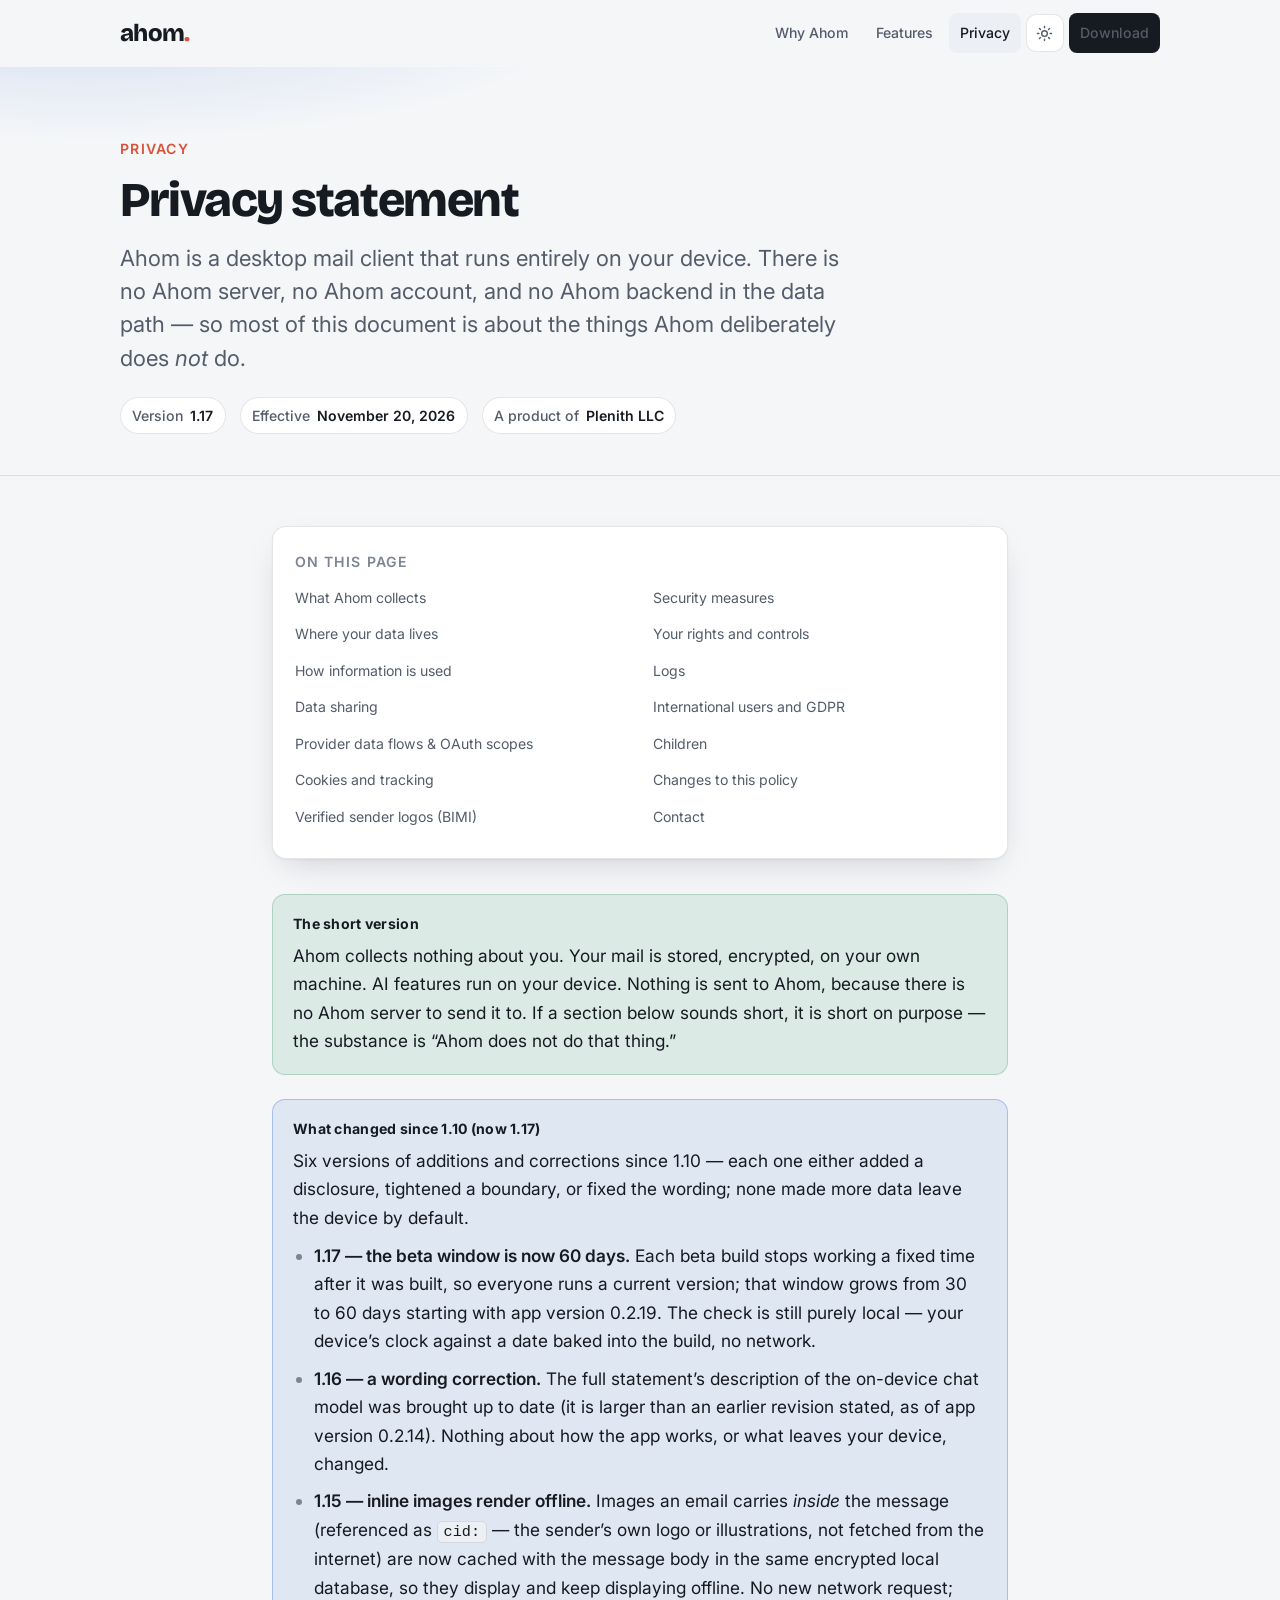
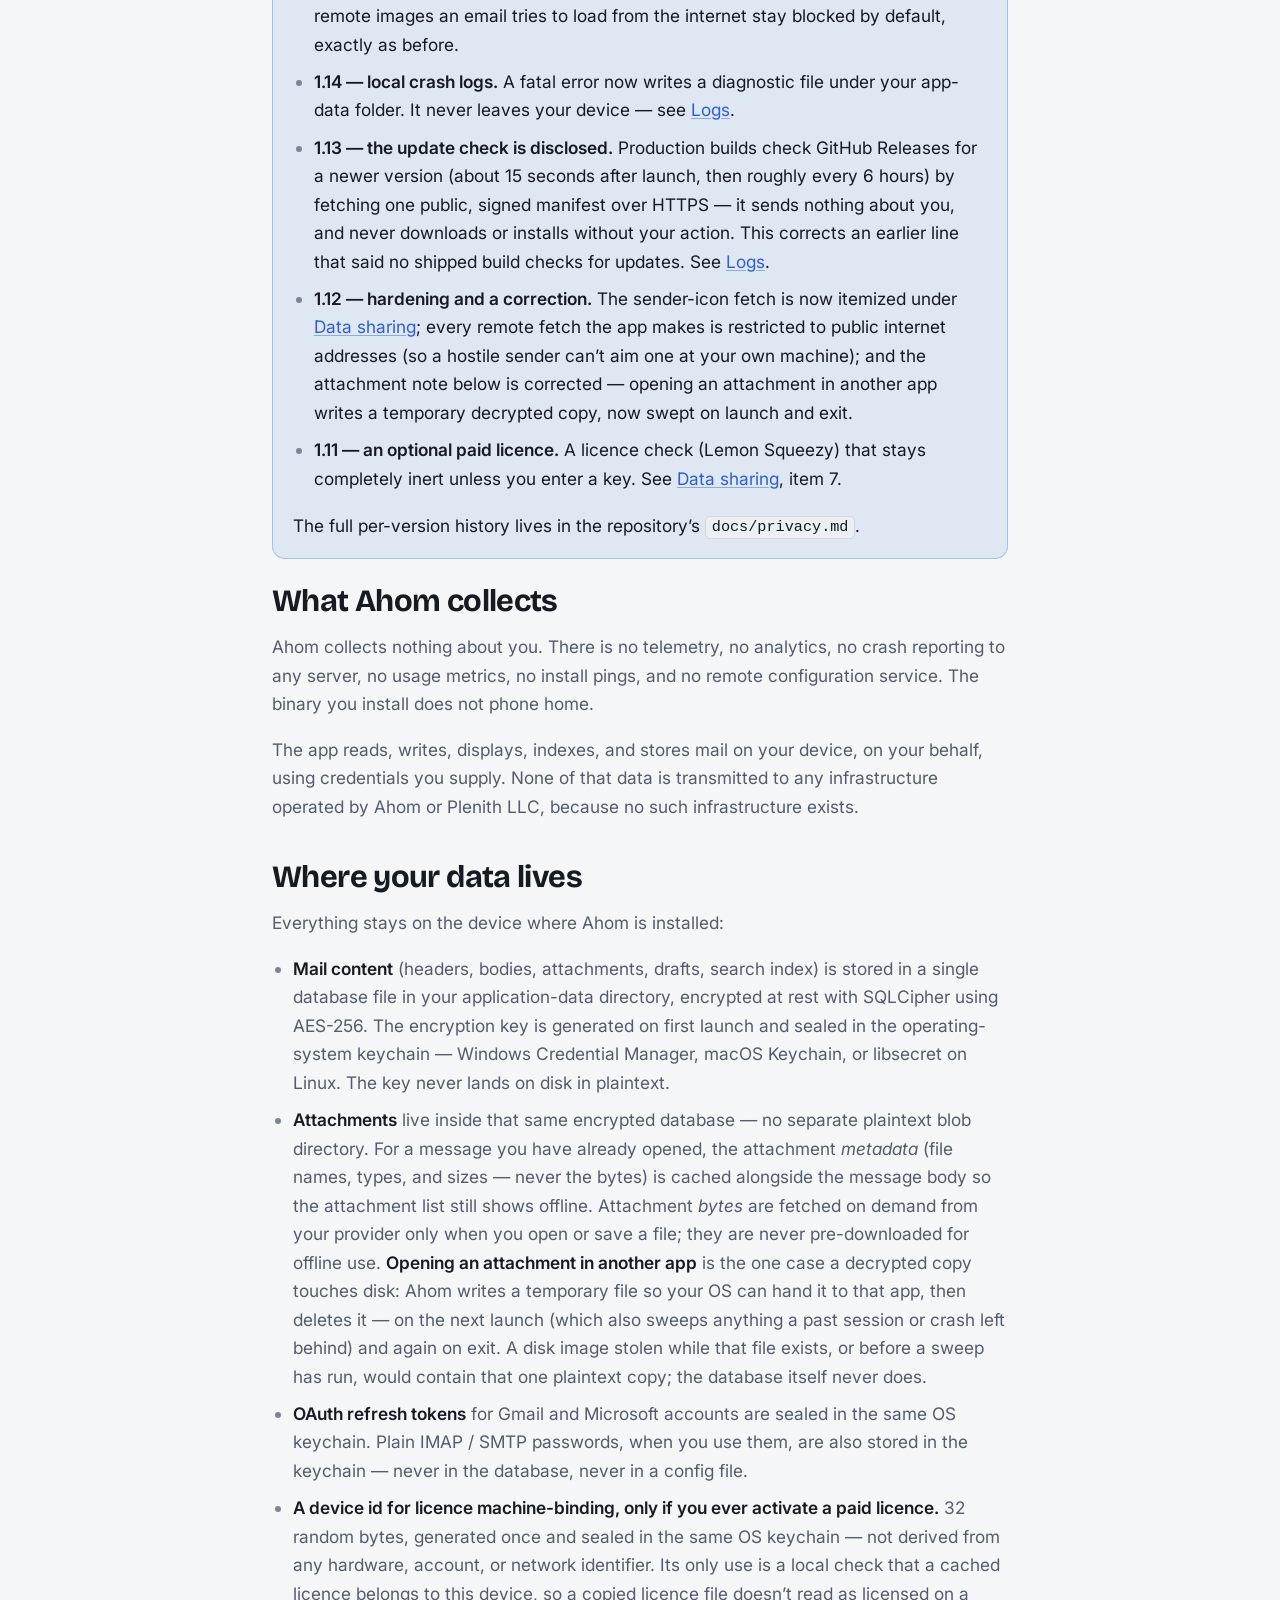
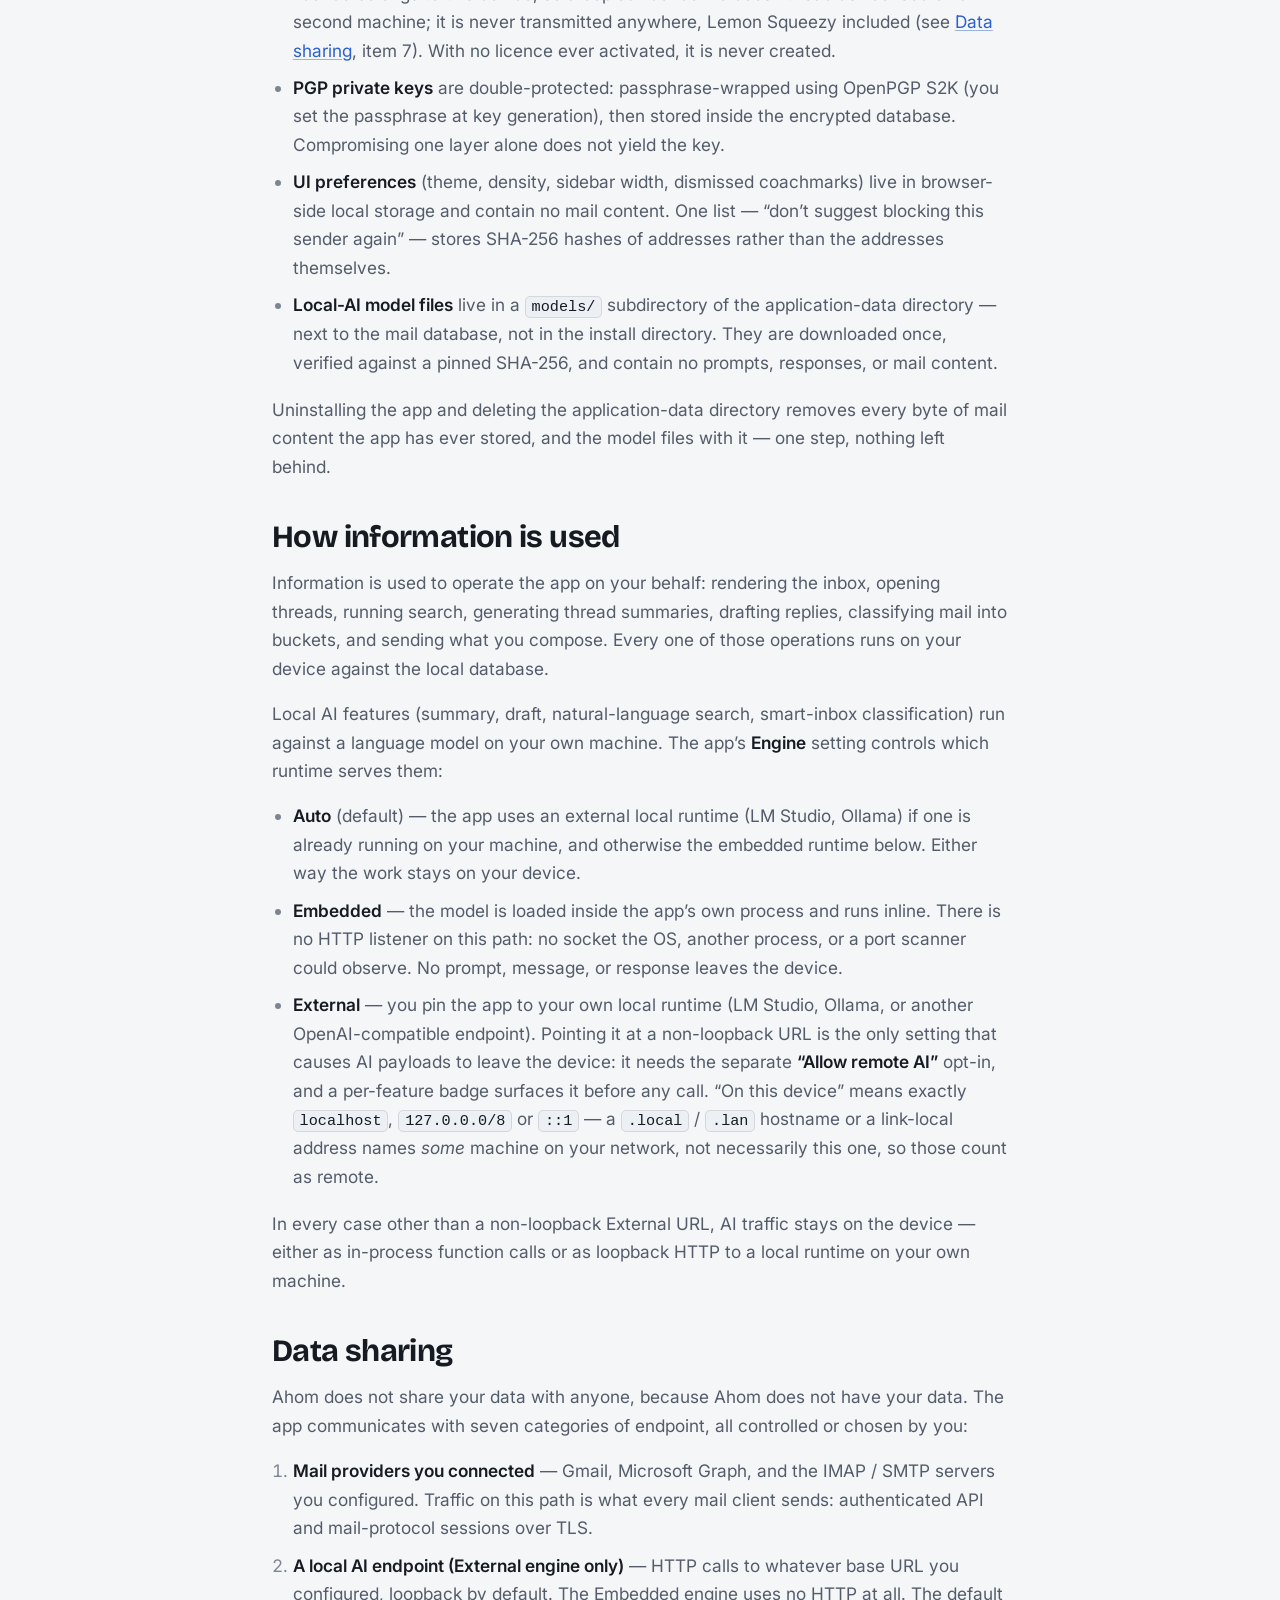
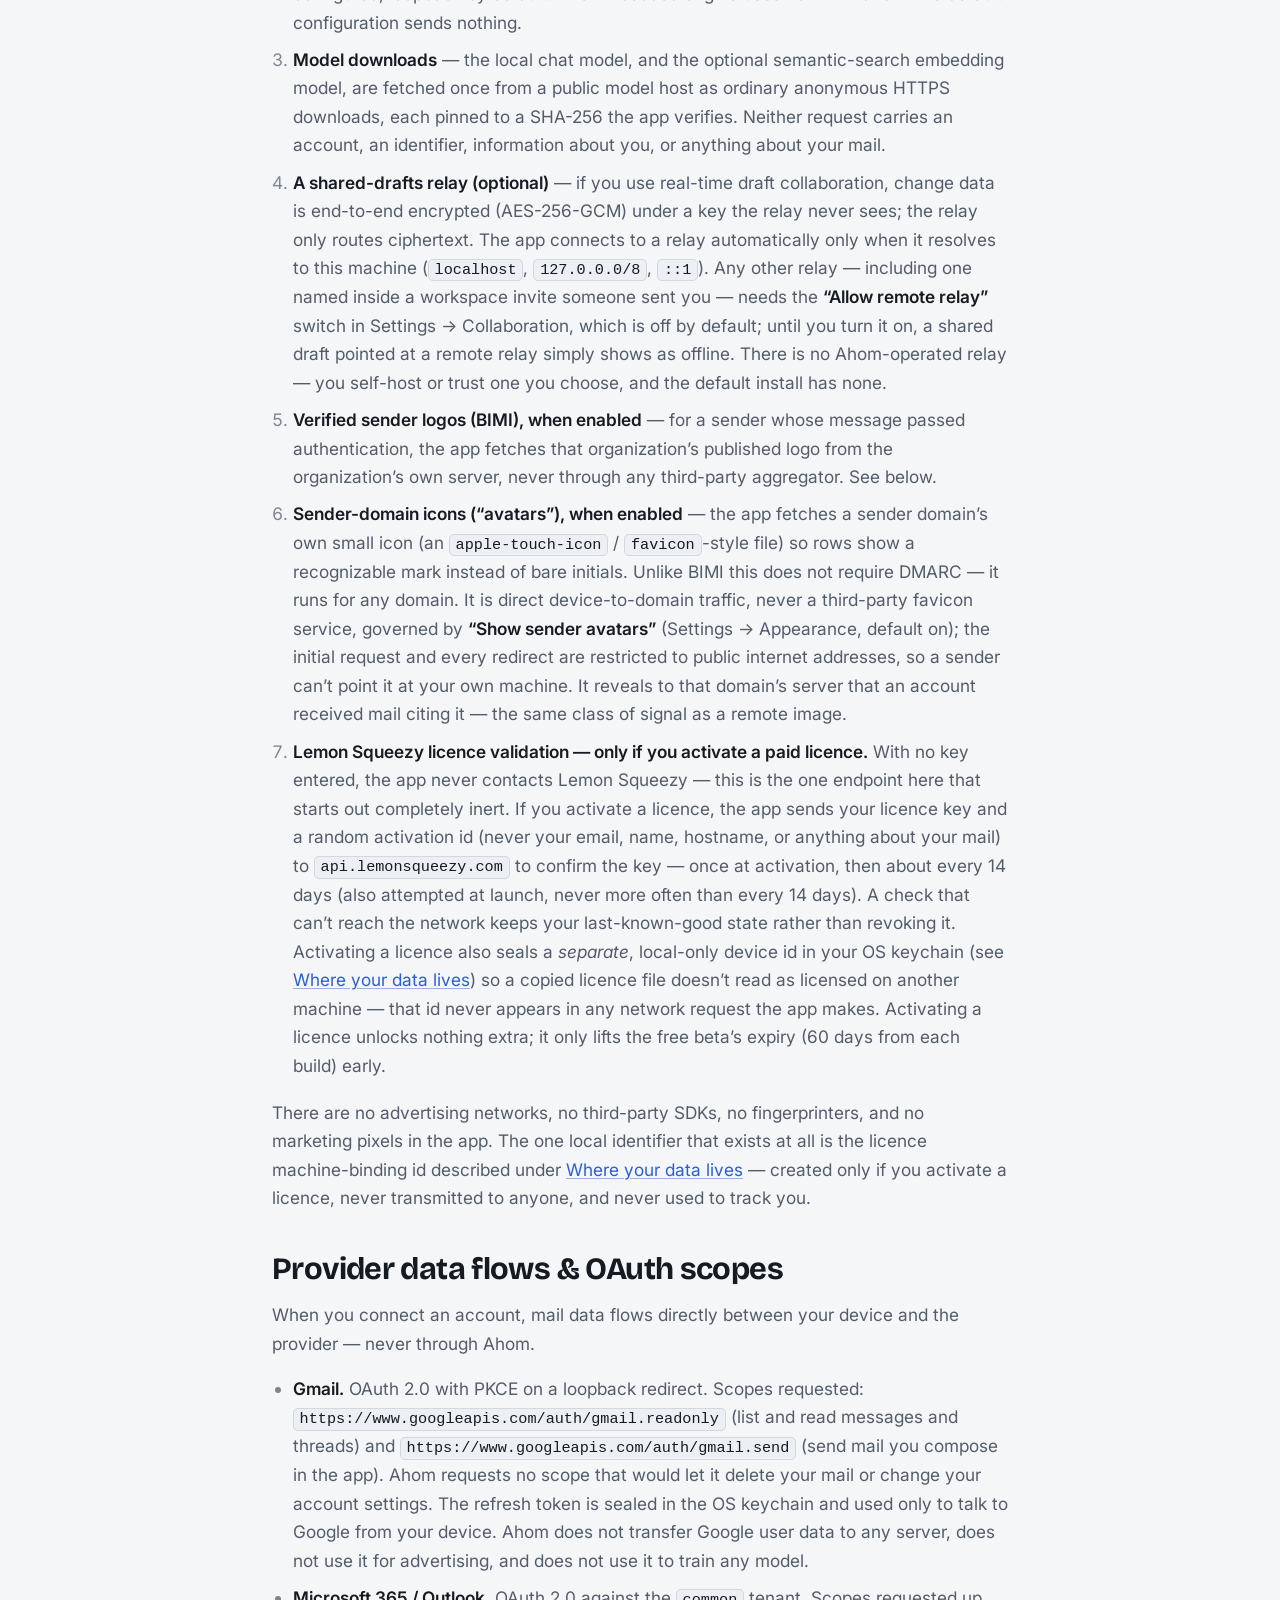
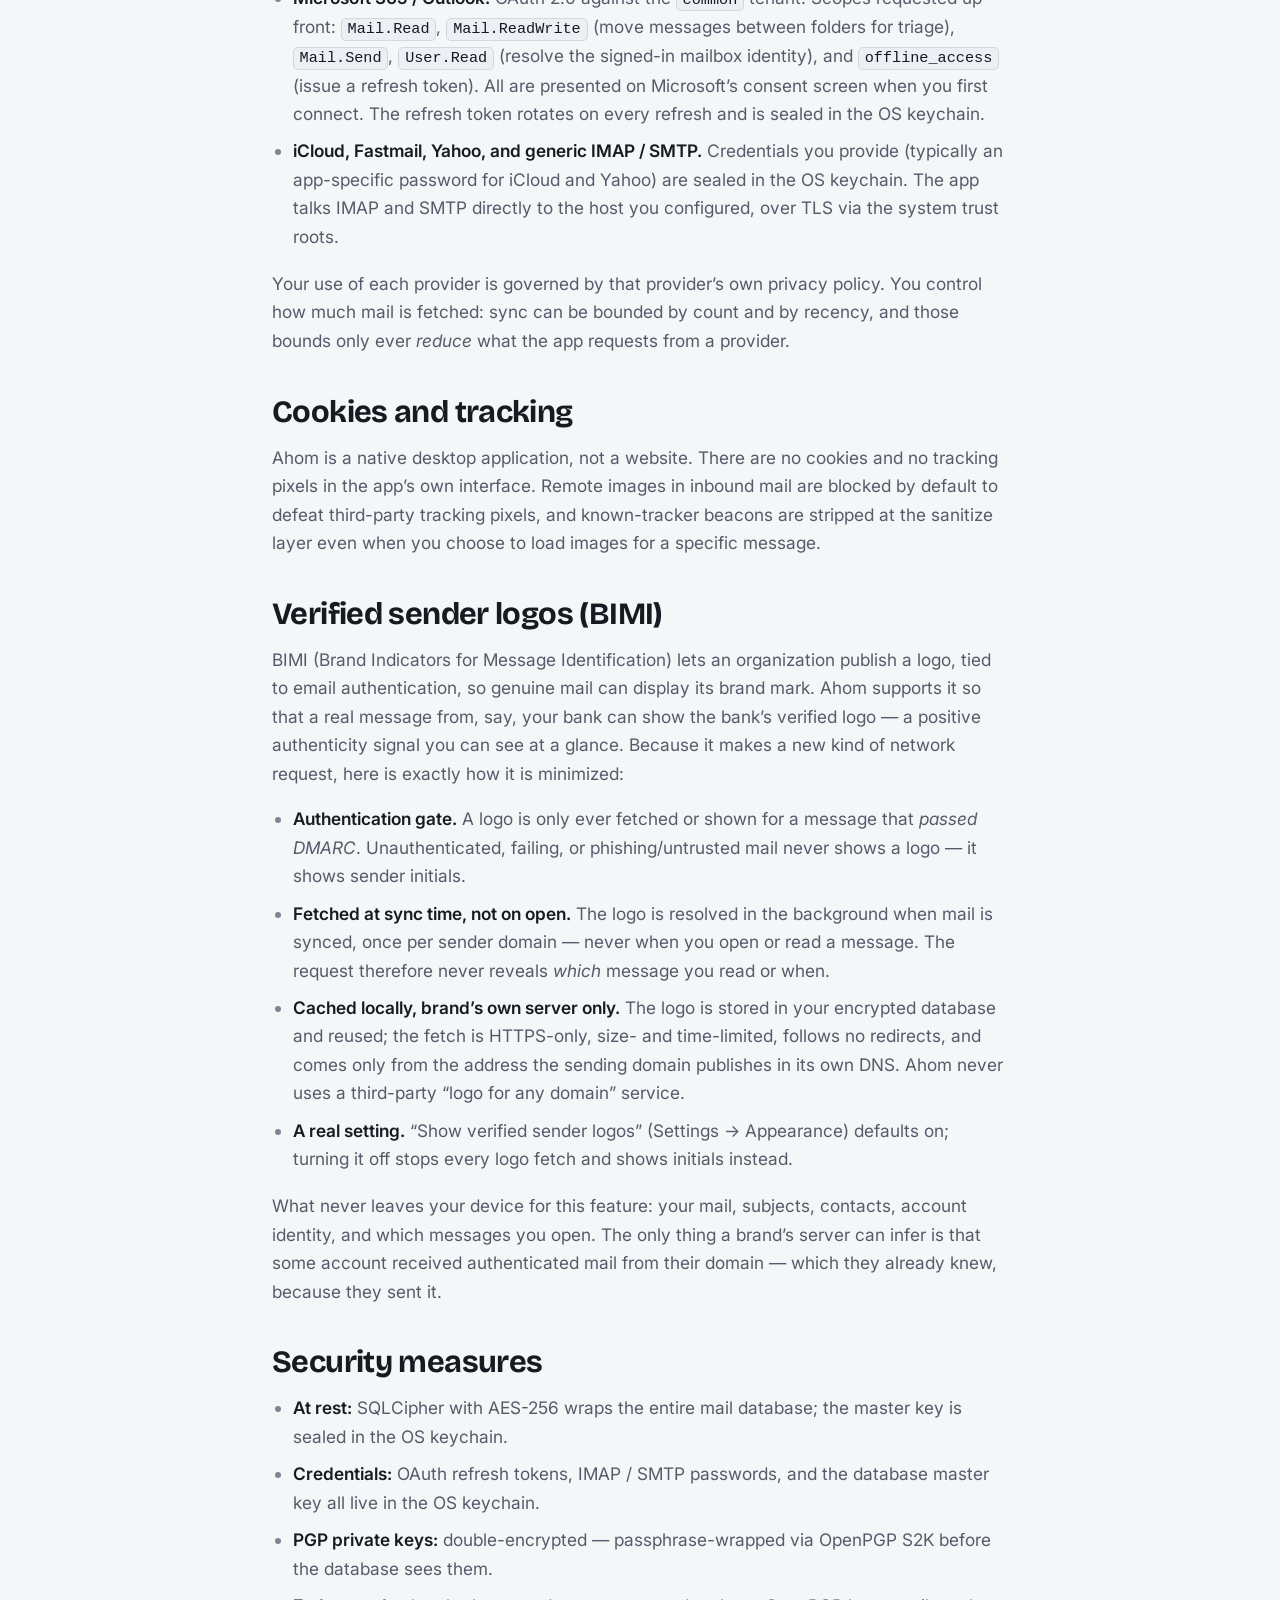
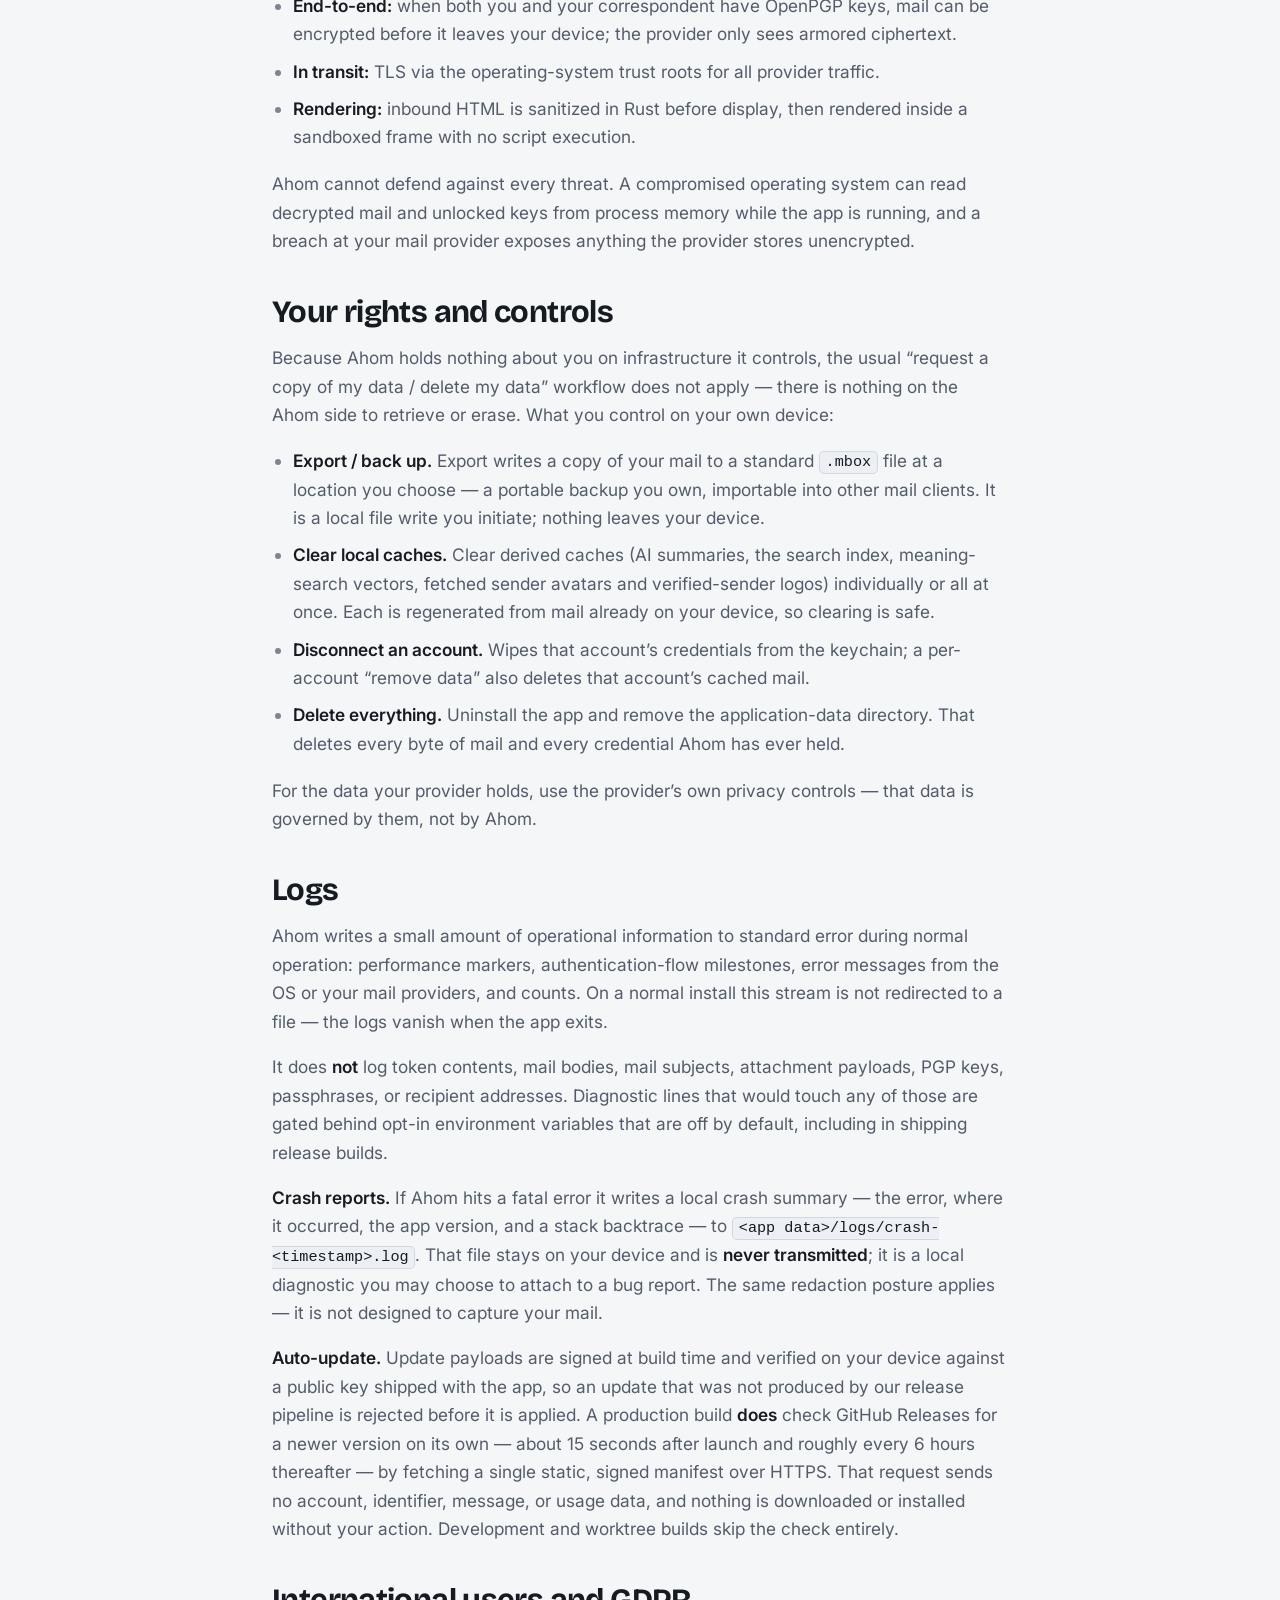
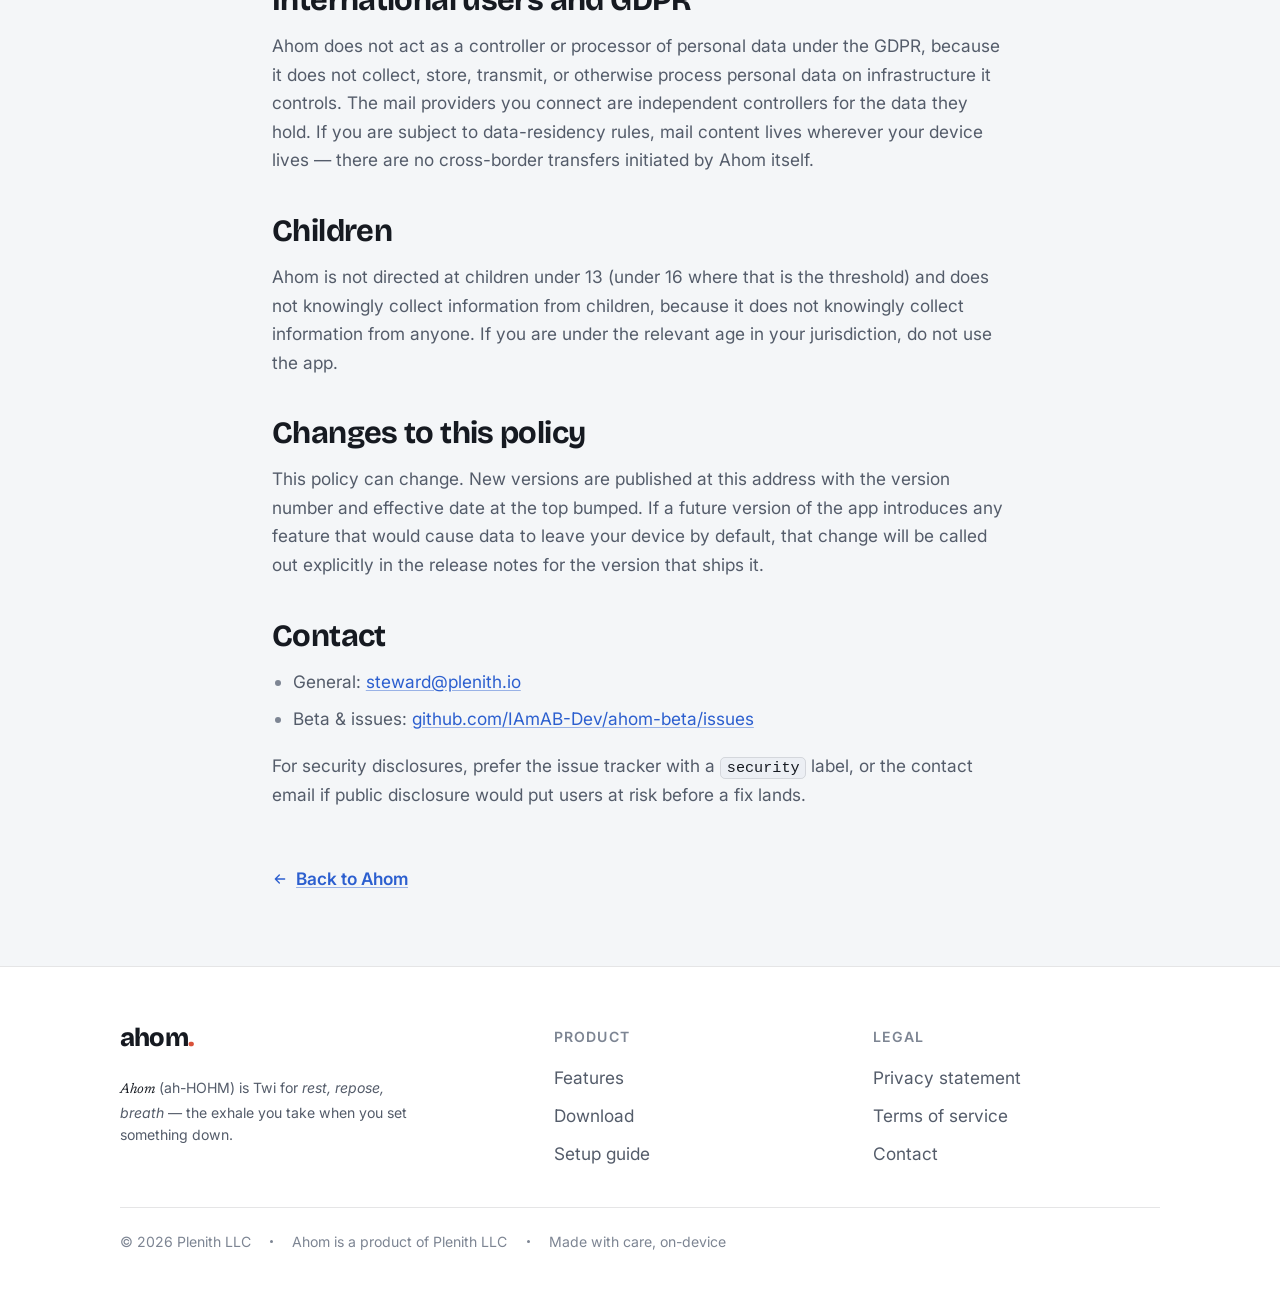
<file: privacy.html>
<!doctype html>
<html lang="en">
<head>
<meta charset="utf-8">
<meta name="viewport" content="width=device-width, initial-scale=1">
<title>Ahom — Privacy statement</title>
<meta name="description" content="How Ahom handles your information: it doesn't. Ahom is a local-first desktop email client — your mail lives encrypted on your own device, with no Ahom server in the data path.">
<meta name="theme-color" content="#0d1017">
<meta name="robots" content="index,follow">
<link rel="icon" href="data:image/svg+xml,%3Csvg xmlns='http://www.w3.org/2000/svg' viewBox='0 0 32 32'%3E%3Ctext y='26' font-size='26'%3E%E2%9C%89%EF%B8%8F%3C/text%3E%3C/svg%3E">
<link rel="preconnect" href="https://fonts.googleapis.com">
<link rel="preconnect" href="https://fonts.gstatic.com" crossorigin>
<link rel="stylesheet" href="https://fonts.googleapis.com/css2?family=Bricolage+Grotesque:opsz,wght@12..96,400..800&family=Inter:wght@400;500;600;700&family=Newsreader:ital,opsz,wght@1,6..72,400;1,6..72,500&display=swap">
<link rel="stylesheet" href="legal.css">
</head>
<body>
<nav class="nav" id="nav">
  <div class="wrap nav__inner">
    <a class="wordmark" href="index.html" aria-label="Ahom home">ahom<span class="dot">.</span></a>
    <div class="nav__links">
      <a href="index.html#promise" class="nav__hide">Why Ahom</a>
      <a href="index.html#features" class="nav__hide">Features</a>
      <a href="privacy.html" aria-current="page">Privacy</a>
      <button class="theme-btn" id="themeBtn" type="button" aria-label="Switch colour theme" title="Switch theme">
        <svg id="themeIcon" viewBox="0 0 24 24" fill="none" stroke="currentColor" stroke-width="2" stroke-linecap="round" stroke-linejoin="round"><circle cx="12" cy="12" r="4"></circle><path d="M12 2v2M12 20v2M4.9 4.9l1.4 1.4M17.7 17.7l1.4 1.4M2 12h2M20 12h2M4.9 19.1l1.4-1.4M17.7 6.3l1.4-1.4"></path></svg>
      </button>
      <a href="index.html#download" class="nav__cta">Download</a>
    </div>
  </div>
</nav>

<header class="legal-hero">
  <div class="legal-hero__glow" aria-hidden="true"></div>
  <div class="wrap legal-hero__inner">
    <p class="kicker">Privacy</p>
    <h1 class="legal-title">Privacy statement</h1>
    <p class="legal-lede">Ahom is a desktop mail client that runs entirely on your device. There is no Ahom server, no Ahom account, and no Ahom backend in the data path — so most of this document is about the things Ahom deliberately does <em>not</em> do.</p>
    <div class="legal-meta">
      <span class="tag">Version <b>1.17</b></span>
      <span class="tag">Effective <b>November 20, 2026</b></span>
      <span class="tag">A product of <b>Plenith&nbsp;LLC</b></span>
    </div>
  </div>
</header>

<main class="wrap">
  <div class="legal-content">
    <nav class="toc" aria-label="Contents">
      <h2>On this page</h2>
      <ol>
        <li><a href="#collect">What Ahom collects</a></li>
        <li><a href="#lives">Where your data lives</a></li>
        <li><a href="#use">How information is used</a></li>
        <li><a href="#sharing">Data sharing</a></li>
        <li><a href="#providers">Provider data flows &amp; OAuth scopes</a></li>
        <li><a href="#tracking">Cookies and tracking</a></li>
        <li><a href="#bimi">Verified sender logos (BIMI)</a></li>
        <li><a href="#security">Security measures</a></li>
        <li><a href="#rights">Your rights and controls</a></li>
        <li><a href="#logs">Logs</a></li>
        <li><a href="#gdpr">International users and GDPR</a></li>
        <li><a href="#children">Children</a></li>
        <li><a href="#changes">Changes to this policy</a></li>
        <li><a href="#contact">Contact</a></li>
      </ol>
    </nav>

    <div class="callout callout--good">
      <span class="callout__label">The short version</span>
      <p>Ahom collects nothing about you. Your mail is stored, encrypted, on your own machine. AI features run on your device. Nothing is sent to Ahom, because there is no Ahom server to send it to. If a section below sounds short, it is short on purpose — the substance is “Ahom does not do that thing.”</p>
    </div>

    <div class="callout">
      <span class="callout__label">What changed since 1.10 (now 1.17)</span>
      <p>Six versions of additions and corrections since 1.10 — each one either added a disclosure, tightened a boundary, or fixed the wording; none made more data leave the device by default.</p>
      <ul>
        <li><strong>1.17 — the beta window is now 60 days.</strong> Each beta build stops working a fixed time after it was built, so everyone runs a current version; that window grows from 30 to 60 days starting with app version 0.2.19. The check is still purely local — your device’s clock against a date baked into the build, no network.</li>
        <li><strong>1.16 — a wording correction.</strong> The full statement’s description of the on-device chat model was brought up to date (it is larger than an earlier revision stated, as of app version 0.2.14). Nothing about how the app works, or what leaves your device, changed.</li>
        <li><strong>1.15 — inline images render offline.</strong> Images an email carries <em>inside</em> the message (referenced as <code>cid:</code> — the sender’s own logo or illustrations, not fetched from the internet) are now cached with the message body in the same encrypted local database, so they display and keep displaying offline. No new network request; remote images an email tries to load from the internet stay blocked by default, exactly as before.</li>
        <li><strong>1.14 — local crash logs.</strong> A fatal error now writes a diagnostic file under your app-data folder. It never leaves your device — see <a href="#logs">Logs</a>.</li>
        <li><strong>1.13 — the update check is disclosed.</strong> Production builds check GitHub Releases for a newer version (about 15 seconds after launch, then roughly every 6 hours) by fetching one public, signed manifest over HTTPS — it sends nothing about you, and never downloads or installs without your action. This corrects an earlier line that said no shipped build checks for updates. See <a href="#logs">Logs</a>.</li>
        <li><strong>1.12 — hardening and a correction.</strong> The sender-icon fetch is now itemized under <a href="#sharing">Data sharing</a>; every remote fetch the app makes is restricted to public internet addresses (so a hostile sender can’t aim one at your own machine); and the attachment note below is corrected — opening an attachment in another app writes a temporary decrypted copy, now swept on launch and exit.</li>
        <li><strong>1.11 — an optional paid licence.</strong> A licence check (Lemon Squeezy) that stays completely inert unless you enter a key. See <a href="#sharing">Data sharing</a>, item 7.</li>
      </ul>
      <p>The full per-version history lives in the repository’s <code>docs/privacy.md</code>.</p>
    </div>

    <h2 id="collect">What Ahom collects</h2>
    <p>Ahom collects nothing about you. There is no telemetry, no analytics, no crash reporting to any server, no usage metrics, no install pings, and no remote configuration service. The binary you install does not phone home.</p>
    <p>The app reads, writes, displays, indexes, and stores mail on your device, on your behalf, using credentials you supply. None of that data is transmitted to any infrastructure operated by Ahom or Plenith LLC, because no such infrastructure exists.</p>

    <h2 id="lives">Where your data lives</h2>
    <p>Everything stays on the device where Ahom is installed:</p>
    <ul>
      <li><strong>Mail content</strong> (headers, bodies, attachments, drafts, search index) is stored in a single database file in your application-data directory, encrypted at rest with SQLCipher using AES-256. The encryption key is generated on first launch and sealed in the operating-system keychain — Windows Credential Manager, macOS Keychain, or libsecret on Linux. The key never lands on disk in plaintext.</li>
      <li><strong>Attachments</strong> live inside that same encrypted database — no separate plaintext blob directory. For a message you have already opened, the attachment <em>metadata</em> (file names, types, and sizes — never the bytes) is cached alongside the message body so the attachment list still shows offline. Attachment <em>bytes</em> are fetched on demand from your provider only when you open or save a file; they are never pre-downloaded for offline use. <strong>Opening an attachment in another app</strong> is the one case a decrypted copy touches disk: Ahom writes a temporary file so your OS can hand it to that app, then deletes it — on the next launch (which also sweeps anything a past session or crash left behind) and again on exit. A disk image stolen while that file exists, or before a sweep has run, would contain that one plaintext copy; the database itself never does.</li>
      <li><strong>OAuth refresh tokens</strong> for Gmail and Microsoft accounts are sealed in the same OS keychain. Plain IMAP / SMTP passwords, when you use them, are also stored in the keychain — never in the database, never in a config file.</li>
      <li><strong>A device id for licence machine-binding, only if you ever activate a paid licence.</strong> 32 random bytes, generated once and sealed in the same OS keychain — not derived from any hardware, account, or network identifier. Its only use is a local check that a cached licence belongs to this device, so a copied licence file doesn’t read as licensed on a second machine; it is never transmitted anywhere, Lemon Squeezy included (see <a href="#sharing">Data sharing</a>, item 7). With no licence ever activated, it is never created.</li>
      <li><strong>PGP private keys</strong> are double-protected: passphrase-wrapped using OpenPGP S2K (you set the passphrase at key generation), then stored inside the encrypted database. Compromising one layer alone does not yield the key.</li>
      <li><strong>UI preferences</strong> (theme, density, sidebar width, dismissed coachmarks) live in browser-side local storage and contain no mail content. One list — “don’t suggest blocking this sender again” — stores SHA-256 hashes of addresses rather than the addresses themselves.</li>
      <li><strong>Local-AI model files</strong> live in a <code>models/</code> subdirectory of the application-data directory — next to the mail database, not in the install directory. They are downloaded once, verified against a pinned SHA-256, and contain no prompts, responses, or mail content.</li>
    </ul>
    <p>Uninstalling the app and deleting the application-data directory removes every byte of mail content the app has ever stored, and the model files with it — one step, nothing left behind.</p>

    <h2 id="use">How information is used</h2>
    <p>Information is used to operate the app on your behalf: rendering the inbox, opening threads, running search, generating thread summaries, drafting replies, classifying mail into buckets, and sending what you compose. Every one of those operations runs on your device against the local database.</p>
    <p>Local AI features (summary, draft, natural-language search, smart-inbox classification) run against a language model on your own machine. The app’s <strong>Engine</strong> setting controls which runtime serves them:</p>
    <ul>
      <li><strong>Auto</strong> (default) — the app uses an external local runtime (LM Studio, Ollama) if one is already running on your machine, and otherwise the embedded runtime below. Either way the work stays on your device.</li>
      <li><strong>Embedded</strong> — the model is loaded inside the app’s own process and runs inline. There is no HTTP listener on this path: no socket the OS, another process, or a port scanner could observe. No prompt, message, or response leaves the device.</li>
      <li><strong>External</strong> — you pin the app to your own local runtime (LM Studio, Ollama, or another OpenAI-compatible endpoint). Pointing it at a non-loopback URL is the only setting that causes AI payloads to leave the device: it needs the separate <strong>“Allow remote AI”</strong> opt-in, and a per-feature badge surfaces it before any call. “On this device” means exactly <code>localhost</code>, <code>127.0.0.0/8</code> or <code>::1</code> — a <code>.local</code> / <code>.lan</code> hostname or a link-local address names <em>some</em> machine on your network, not necessarily this one, so those count as remote.</li>
    </ul>
    <p>In every case other than a non-loopback External URL, AI traffic stays on the device — either as in-process function calls or as loopback HTTP to a local runtime on your own machine.</p>

    <h2 id="sharing">Data sharing</h2>
    <p>Ahom does not share your data with anyone, because Ahom does not have your data. The app communicates with seven categories of endpoint, all controlled or chosen by you:</p>
    <ol>
      <li><strong>Mail providers you connected</strong> — Gmail, Microsoft Graph, and the IMAP / SMTP servers you configured. Traffic on this path is what every mail client sends: authenticated API and mail-protocol sessions over TLS.</li>
      <li><strong>A local AI endpoint (External engine only)</strong> — HTTP calls to whatever base URL you configured, loopback by default. The Embedded engine uses no HTTP at all. The default configuration sends nothing.</li>
      <li><strong>Model downloads</strong> — the local chat model, and the optional semantic-search embedding model, are fetched once from a public model host as ordinary anonymous HTTPS downloads, each pinned to a SHA-256 the app verifies. Neither request carries an account, an identifier, information about you, or anything about your mail.</li>
      <li><strong>A shared-drafts relay (optional)</strong> — if you use real-time draft collaboration, change data is end-to-end encrypted (AES-256-GCM) under a key the relay never sees; the relay only routes ciphertext. The app connects to a relay automatically only when it resolves to this machine (<code>localhost</code>, <code>127.0.0.0/8</code>, <code>::1</code>). Any other relay — including one named inside a workspace invite someone sent you — needs the <strong>“Allow remote relay”</strong> switch in Settings → Collaboration, which is off by default; until you turn it on, a shared draft pointed at a remote relay simply shows as offline. There is no Ahom-operated relay — you self-host or trust one you choose, and the default install has none.</li>
      <li><strong>Verified sender logos (BIMI), when enabled</strong> — for a sender whose message passed authentication, the app fetches that organization’s published logo from the organization’s own server, never through any third-party aggregator. See below.</li>
      <li><strong>Sender-domain icons (“avatars”), when enabled</strong> — the app fetches a sender domain’s own small icon (an <code>apple-touch-icon</code> / <code>favicon</code>-style file) so rows show a recognizable mark instead of bare initials. Unlike BIMI this does not require DMARC — it runs for any domain. It is direct device-to-domain traffic, never a third-party favicon service, governed by <strong>“Show sender avatars”</strong> (Settings → Appearance, default on); the initial request and every redirect are restricted to public internet addresses, so a sender can’t point it at your own machine. It reveals to that domain’s server that an account received mail citing it — the same class of signal as a remote image.</li>
      <li><strong>Lemon Squeezy licence validation — only if you activate a paid licence.</strong> With no key entered, the app never contacts Lemon Squeezy — this is the one endpoint here that starts out completely inert. If you activate a licence, the app sends your licence key and a random activation id (never your email, name, hostname, or anything about your mail) to <code>api.lemonsqueezy.com</code> to confirm the key — once at activation, then about every 14 days (also attempted at launch, never more often than every 14 days). A check that can’t reach the network keeps your last-known-good state rather than revoking it. Activating a licence also seals a <em>separate</em>, local-only device id in your OS keychain (see <a href="#lives">Where your data lives</a>) so a copied licence file doesn’t read as licensed on another machine — that id never appears in any network request the app makes. Activating a licence unlocks nothing extra; it only lifts the free beta’s expiry (60 days from each build) early.</li>
    </ol>
    <p>There are no advertising networks, no third-party SDKs, no fingerprinters, and no marketing pixels in the app. The one local identifier that exists at all is the licence machine-binding id described under <a href="#lives">Where your data lives</a> — created only if you activate a licence, never transmitted to anyone, and never used to track you.</p>

    <h2 id="providers">Provider data flows &amp; OAuth scopes</h2>
    <p>When you connect an account, mail data flows directly between your device and the provider — never through Ahom.</p>
    <ul>
      <li><strong>Gmail.</strong> OAuth 2.0 with PKCE on a loopback redirect. Scopes requested: <code>https://www.googleapis.com/auth/gmail.readonly</code> (list and read messages and threads) and <code>https://www.googleapis.com/auth/gmail.send</code> (send mail you compose in the app). Ahom requests no scope that would let it delete your mail or change your account settings. The refresh token is sealed in the OS keychain and used only to talk to Google from your device. Ahom does not transfer Google user data to any server, does not use it for advertising, and does not use it to train any model.</li>
      <li><strong>Microsoft 365 / Outlook.</strong> OAuth 2.0 against the <code>common</code> tenant. Scopes requested up front: <code>Mail.Read</code>, <code>Mail.ReadWrite</code> (move messages between folders for triage), <code>Mail.Send</code>, <code>User.Read</code> (resolve the signed-in mailbox identity), and <code>offline_access</code> (issue a refresh token). All are presented on Microsoft’s consent screen when you first connect. The refresh token rotates on every refresh and is sealed in the OS keychain.</li>
      <li><strong>iCloud, Fastmail, Yahoo, and generic IMAP / SMTP.</strong> Credentials you provide (typically an app-specific password for iCloud and Yahoo) are sealed in the OS keychain. The app talks IMAP and SMTP directly to the host you configured, over TLS via the system trust roots.</li>
    </ul>
    <p>Your use of each provider is governed by that provider’s own privacy policy. You control how much mail is fetched: sync can be bounded by count and by recency, and those bounds only ever <em>reduce</em> what the app requests from a provider.</p>

    <h2 id="tracking">Cookies and tracking</h2>
    <p>Ahom is a native desktop application, not a website. There are no cookies and no tracking pixels in the app’s own interface. Remote images in inbound mail are blocked by default to defeat third-party tracking pixels, and known-tracker beacons are stripped at the sanitize layer even when you choose to load images for a specific message.</p>

    <h2 id="bimi">Verified sender logos (BIMI)</h2>
    <p>BIMI (Brand Indicators for Message Identification) lets an organization publish a logo, tied to email authentication, so genuine mail can display its brand mark. Ahom supports it so that a real message from, say, your bank can show the bank’s verified logo — a positive authenticity signal you can see at a glance. Because it makes a new kind of network request, here is exactly how it is minimized:</p>
    <ul>
      <li><strong>Authentication gate.</strong> A logo is only ever fetched or shown for a message that <em>passed DMARC</em>. Unauthenticated, failing, or phishing/untrusted mail never shows a logo — it shows sender initials.</li>
      <li><strong>Fetched at sync time, not on open.</strong> The logo is resolved in the background when mail is synced, once per sender domain — never when you open or read a message. The request therefore never reveals <em>which</em> message you read or when.</li>
      <li><strong>Cached locally, brand’s own server only.</strong> The logo is stored in your encrypted database and reused; the fetch is HTTPS-only, size- and time-limited, follows no redirects, and comes only from the address the sending domain publishes in its own DNS. Ahom never uses a third-party “logo for any domain” service.</li>
      <li><strong>A real setting.</strong> “Show verified sender logos” (Settings → Appearance) defaults on; turning it off stops every logo fetch and shows initials instead.</li>
    </ul>
    <p>What never leaves your device for this feature: your mail, subjects, contacts, account identity, and which messages you open. The only thing a brand’s server can infer is that some account received authenticated mail from their domain — which they already knew, because they sent it.</p>

    <h2 id="security">Security measures</h2>
    <ul>
      <li><strong>At rest:</strong> SQLCipher with AES-256 wraps the entire mail database; the master key is sealed in the OS keychain.</li>
      <li><strong>Credentials:</strong> OAuth refresh tokens, IMAP / SMTP passwords, and the database master key all live in the OS keychain.</li>
      <li><strong>PGP private keys:</strong> double-encrypted — passphrase-wrapped via OpenPGP S2K before the database sees them.</li>
      <li><strong>End-to-end:</strong> when both you and your correspondent have OpenPGP keys, mail can be encrypted before it leaves your device; the provider only sees armored ciphertext.</li>
      <li><strong>In transit:</strong> TLS via the operating-system trust roots for all provider traffic.</li>
      <li><strong>Rendering:</strong> inbound HTML is sanitized in Rust before display, then rendered inside a sandboxed frame with no script execution.</li>
    </ul>
    <p>Ahom cannot defend against every threat. A compromised operating system can read decrypted mail and unlocked keys from process memory while the app is running, and a breach at your mail provider exposes anything the provider stores unencrypted.</p>

    <h2 id="rights">Your rights and controls</h2>
    <p>Because Ahom holds nothing about you on infrastructure it controls, the usual “request a copy of my data / delete my data” workflow does not apply — there is nothing on the Ahom side to retrieve or erase. What you control on your own device:</p>
    <ul>
      <li><strong>Export / back up.</strong> Export writes a copy of your mail to a standard <code>.mbox</code> file at a location you choose — a portable backup you own, importable into other mail clients. It is a local file write you initiate; nothing leaves your device.</li>
      <li><strong>Clear local caches.</strong> Clear derived caches (AI summaries, the search index, meaning-search vectors, fetched sender avatars and verified-sender logos) individually or all at once. Each is regenerated from mail already on your device, so clearing is safe.</li>
      <li><strong>Disconnect an account.</strong> Wipes that account’s credentials from the keychain; a per-account “remove data” also deletes that account’s cached mail.</li>
      <li><strong>Delete everything.</strong> Uninstall the app and remove the application-data directory. That deletes every byte of mail and every credential Ahom has ever held.</li>
    </ul>
    <p>For the data your provider holds, use the provider’s own privacy controls — that data is governed by them, not by Ahom.</p>

    <h2 id="logs">Logs</h2>
    <p>Ahom writes a small amount of operational information to standard error during normal operation: performance markers, authentication-flow milestones, error messages from the OS or your mail providers, and counts. On a normal install this stream is not redirected to a file — the logs vanish when the app exits.</p>
    <p>It does <strong>not</strong> log token contents, mail bodies, mail subjects, attachment payloads, PGP keys, passphrases, or recipient addresses. Diagnostic lines that would touch any of those are gated behind opt-in environment variables that are off by default, including in shipping release builds.</p>
    <p><strong>Crash reports.</strong> If Ahom hits a fatal error it writes a local crash summary — the error, where it occurred, the app version, and a stack backtrace — to <code>&lt;app&nbsp;data&gt;/logs/crash-&lt;timestamp&gt;.log</code>. That file stays on your device and is <strong>never transmitted</strong>; it is a local diagnostic you may choose to attach to a bug report. The same redaction posture applies — it is not designed to capture your mail.</p>
    <p><strong>Auto-update.</strong> Update payloads are signed at build time and verified on your device against a public key shipped with the app, so an update that was not produced by our release pipeline is rejected before it is applied. A production build <strong>does</strong> check GitHub Releases for a newer version on its own — about 15 seconds after launch and roughly every 6 hours thereafter — by fetching a single static, signed manifest over HTTPS. That request sends no account, identifier, message, or usage data, and nothing is downloaded or installed without your action. Development and worktree builds skip the check entirely.</p>

    <h2 id="gdpr">International users and GDPR</h2>
    <p>Ahom does not act as a controller or processor of personal data under the GDPR, because it does not collect, store, transmit, or otherwise process personal data on infrastructure it controls. The mail providers you connect are independent controllers for the data they hold. If you are subject to data-residency rules, mail content lives wherever your device lives — there are no cross-border transfers initiated by Ahom itself.</p>

    <h2 id="children">Children</h2>
    <p>Ahom is not directed at children under 13 (under 16 where that is the threshold) and does not knowingly collect information from children, because it does not knowingly collect information from anyone. If you are under the relevant age in your jurisdiction, do not use the app.</p>

    <h2 id="changes">Changes to this policy</h2>
    <p>This policy can change. New versions are published at this address with the version number and effective date at the top bumped. If a future version of the app introduces any feature that would cause data to leave your device by default, that change will be called out explicitly in the release notes for the version that ships it.</p>

    <h2 id="contact">Contact</h2>
    <ul>
      <li>General: <a href="mailto:steward@plenith.io">steward@plenith.io</a></li>
      <li>Beta &amp; issues: <a href="https://github.com/IAmAB-Dev/ahom-beta/issues">github.com/IAmAB-Dev/ahom-beta/issues</a></li>
    </ul>
    <p>For security disclosures, prefer the issue tracker with a <code>security</code> label, or the contact email if public disclosure would put users at risk before a fix lands.</p>

    <a class="backlink" href="index.html">
      <svg viewBox="0 0 24 24" fill="none" stroke="currentColor" stroke-width="2" stroke-linecap="round" stroke-linejoin="round"><path d="M19 12H5M11 18l-6-6 6-6"></path></svg>
      Back to Ahom
    </a>
  </div>
</main>

<footer>
  <div class="wrap">
    <div class="foot">
      <div class="foot__brand">
        <div class="wordmark">ahom<span class="dot">.</span></div>
        <p class="foot__etym"><span class="word">Ahom</span> (ah-HOHM) is Twi for <em>rest, repose, breath</em> — the exhale you take when you set something down.</p>
      </div>
      <div>
        <h4>Product</h4>
        <ul>
          <li><a href="index.html#features">Features</a></li>
          <li><a href="index.html#download">Download</a></li>
          <li><a href="https://github.com/IAmAB-Dev/ahom-beta#readme">Setup guide</a></li>
        </ul>
      </div>
      <div>
        <h4>Legal</h4>
        <ul>
          <li><a href="privacy.html">Privacy statement</a></li>
          <li><a href="terms.html">Terms of service</a></li>
          <li><a href="mailto:steward@plenith.io">Contact</a></li>
        </ul>
      </div>
    </div>
    <div class="foot__legal">
      <span>© 2026 Plenith LLC</span><span class="sep"></span>
      <span>Ahom is a product of Plenith LLC</span><span class="sep"></span>
      <span>Made with care, on-device</span>
    </div>
  </div>
</footer>

<script>
  (function () {
    var root = document.documentElement, btn = document.getElementById("themeBtn"), icon = document.getElementById("themeIcon");
    var sun = '<circle cx="12" cy="12" r="4"></circle><path d="M12 2v2M12 20v2M4.9 4.9l1.4 1.4M17.7 17.7l1.4 1.4M2 12h2M20 12h2M4.9 19.1l1.4-1.4M17.7 6.3l1.4-1.4"></path>';
    var moon = '<path d="M21 12.8A9 9 0 1111.2 3a7 7 0 009.8 9.8z"></path>';
    function saved() { try { return localStorage.getItem("ahom-theme"); } catch (e) { return null; } }
    function systemDark() { return window.matchMedia && window.matchMedia("(prefers-color-scheme: dark)").matches; }
    function apply(t) {
      if (t === "dark" || t === "light") root.setAttribute("data-theme", t); else root.removeAttribute("data-theme");
      var dark = t ? t === "dark" : systemDark();
      icon.innerHTML = dark ? moon : sun;
    }
    apply(saved());
    btn.addEventListener("click", function () {
      var curDark = root.getAttribute("data-theme") ? root.getAttribute("data-theme") === "dark" : systemDark();
      var next = curDark ? "light" : "dark";
      try { localStorage.setItem("ahom-theme", next); } catch (e) {}
      apply(next);
    });
    var nav = document.getElementById("nav");
    var onScroll = function () { nav.setAttribute("data-stuck", String(window.scrollY > 8)); };
    onScroll(); window.addEventListener("scroll", onScroll, { passive: true });
  })();
</script>
</body>
</html>
</file>
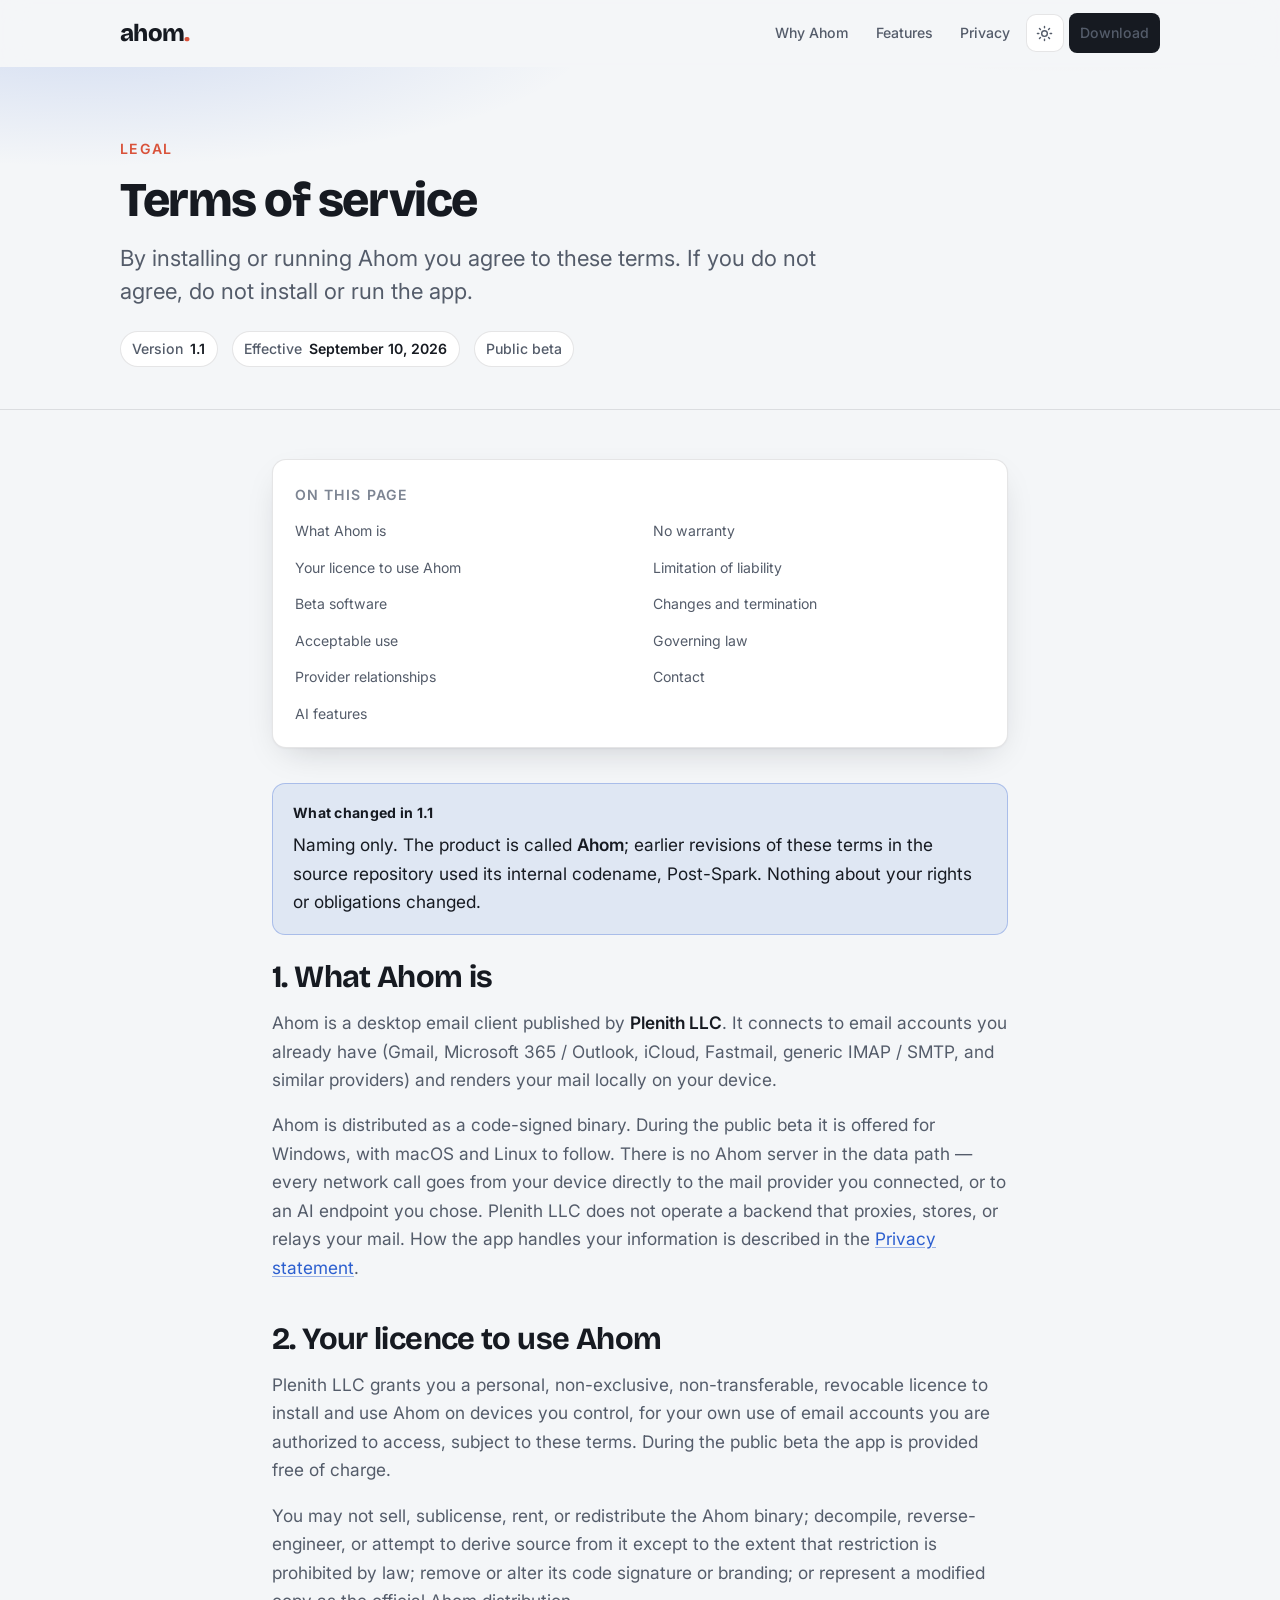
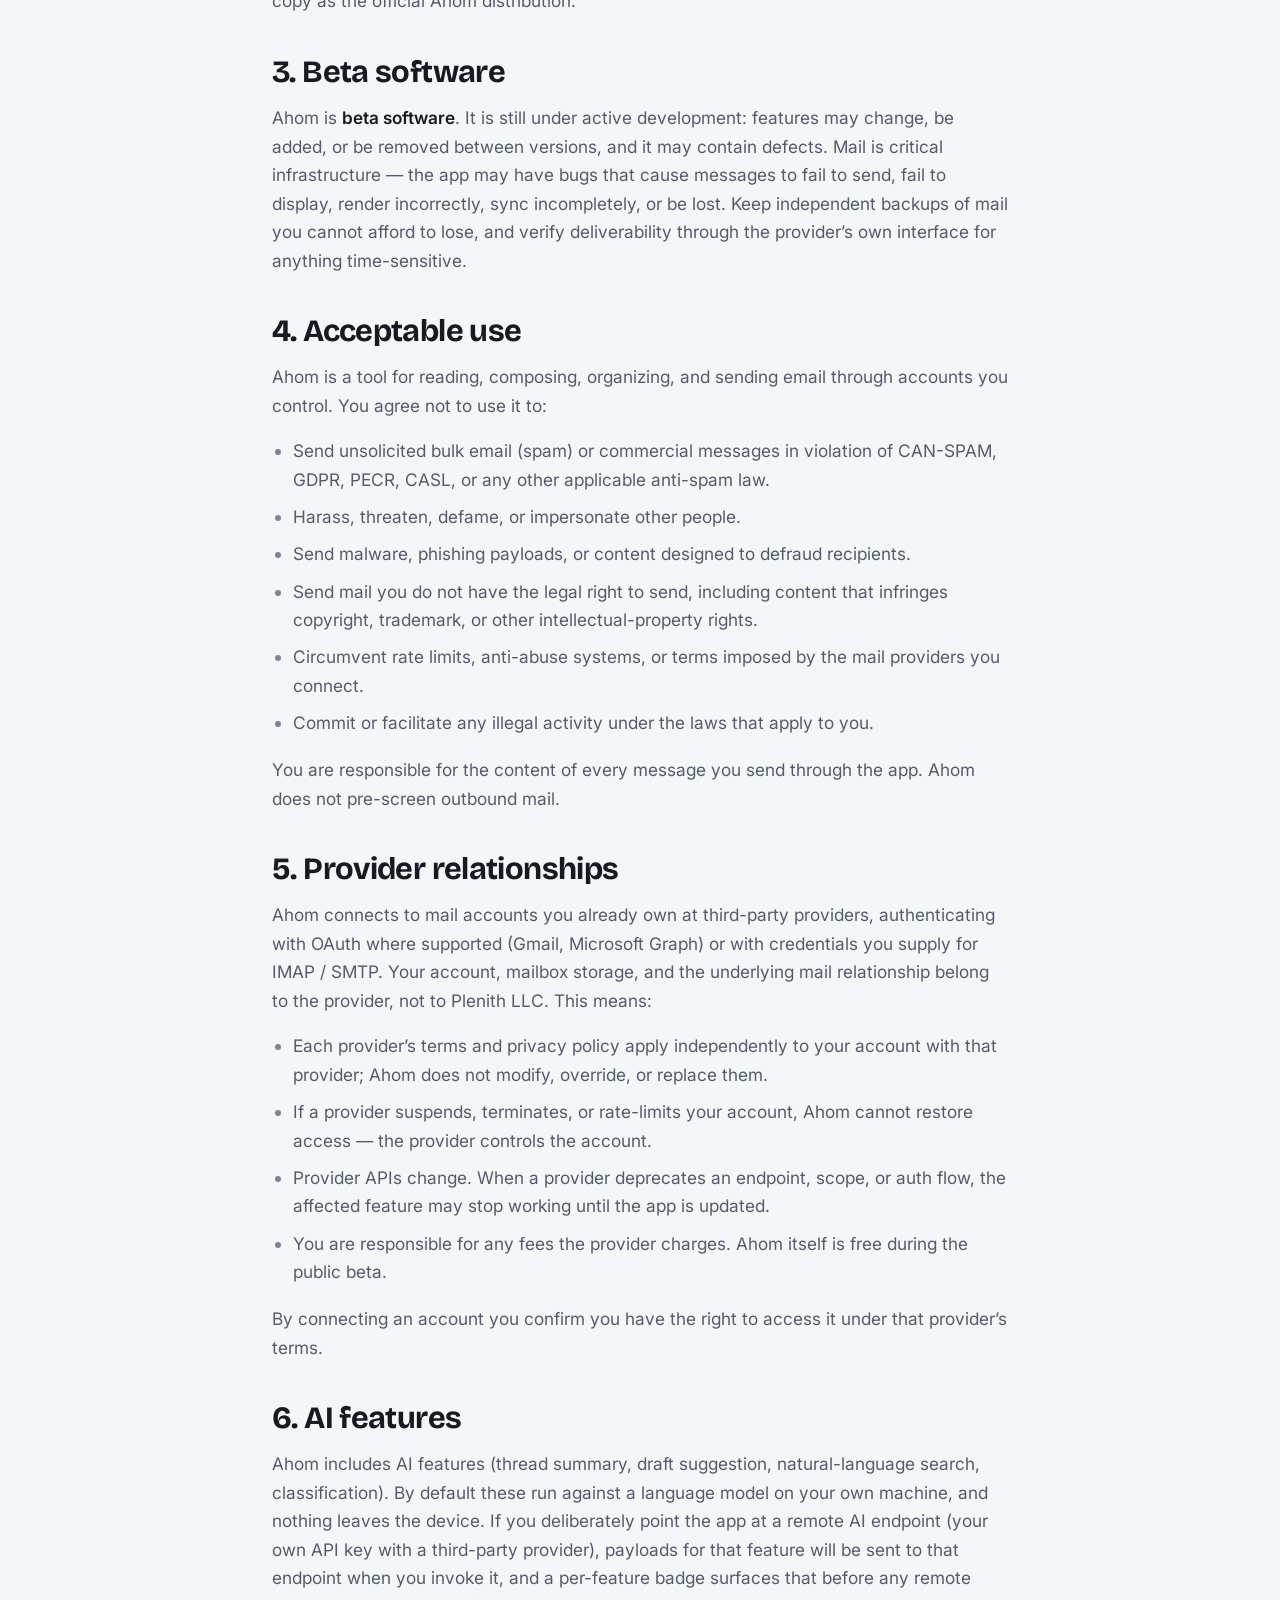
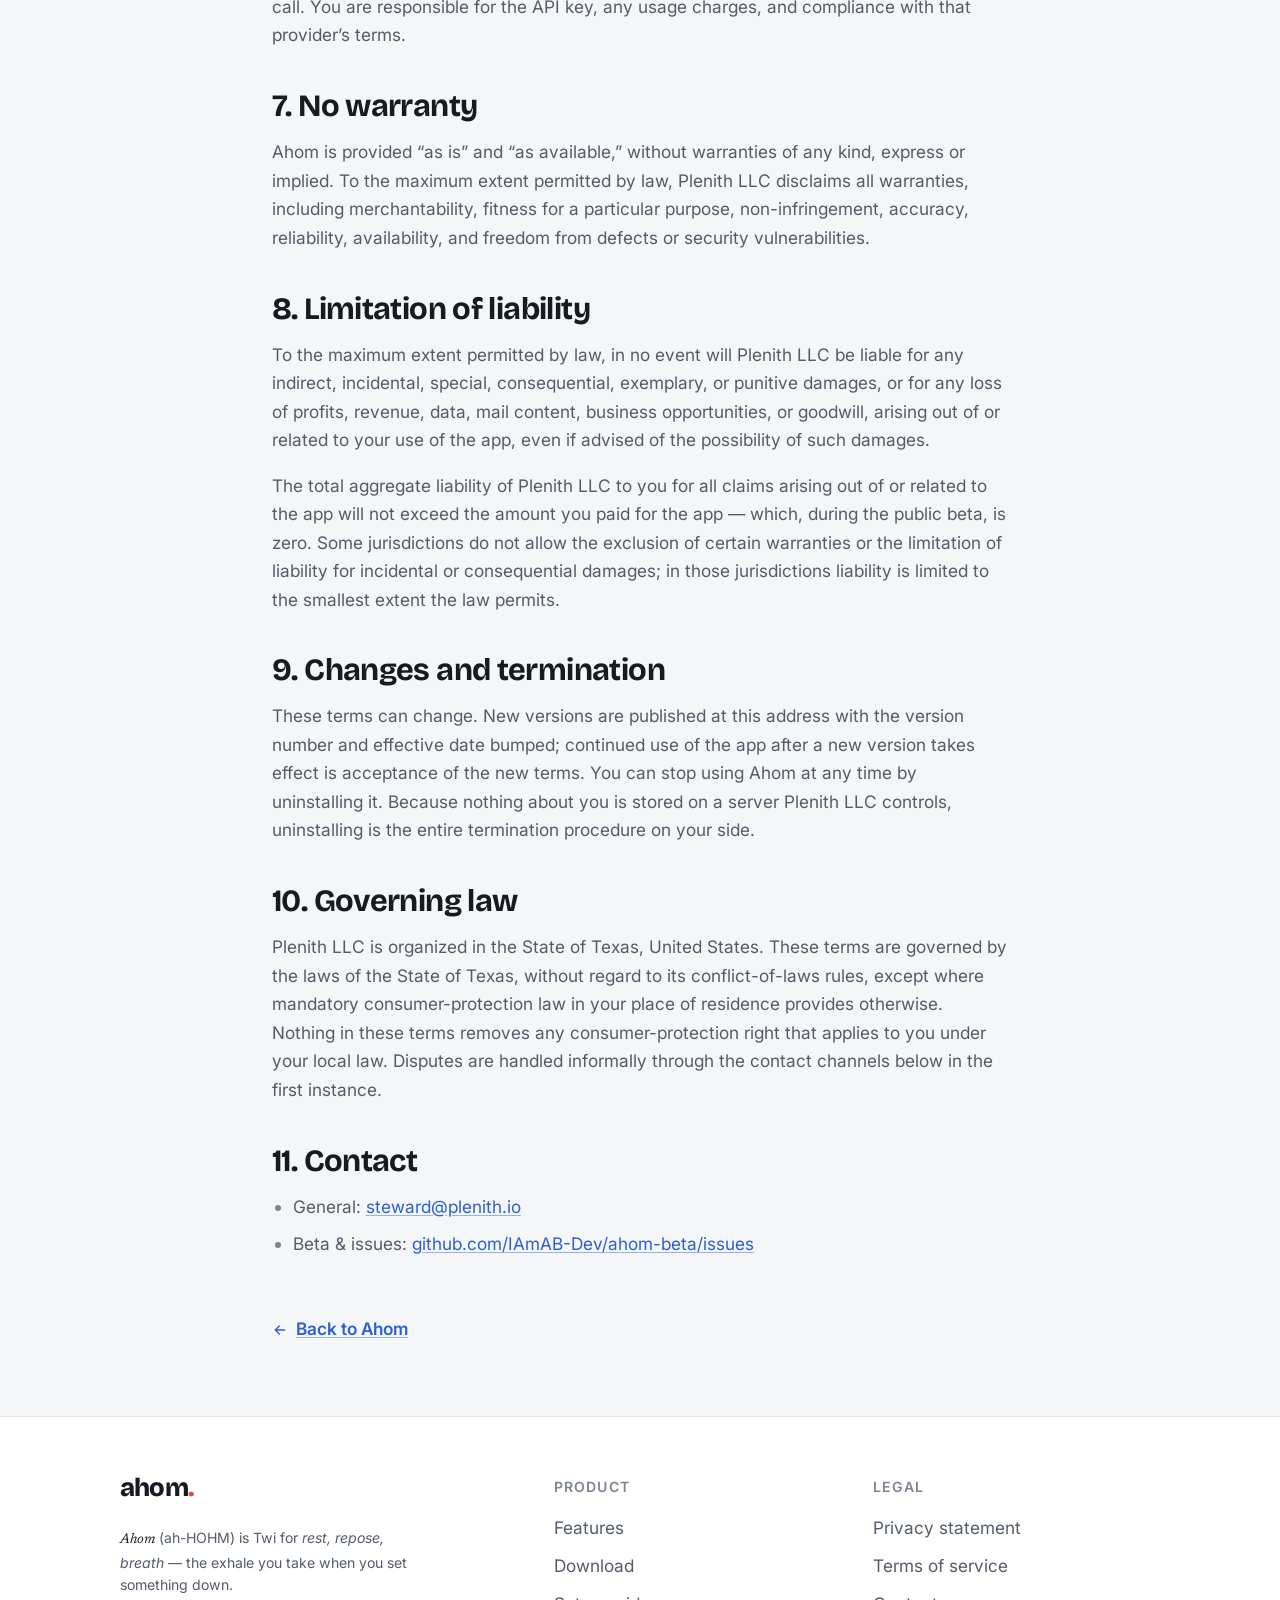
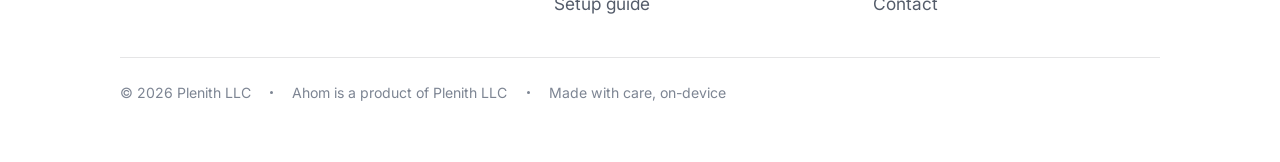
<file: terms.html>
<!doctype html>
<html lang="en">
<head>
<meta charset="utf-8">
<meta name="viewport" content="width=device-width, initial-scale=1">
<title>Ahom — Terms of service</title>
<meta name="description" content="The terms that govern your use of Ahom, a local-first desktop email client by Plenith LLC, distributed as a free signed binary during the public beta.">
<meta name="theme-color" content="#0d1017">
<meta name="robots" content="index,follow">
<link rel="icon" href="data:image/svg+xml,%3Csvg xmlns='http://www.w3.org/2000/svg' viewBox='0 0 32 32'%3E%3Ctext y='26' font-size='26'%3E%E2%9C%89%EF%B8%8F%3C/text%3E%3C/svg%3E">
<link rel="preconnect" href="https://fonts.googleapis.com">
<link rel="preconnect" href="https://fonts.gstatic.com" crossorigin>
<link rel="stylesheet" href="https://fonts.googleapis.com/css2?family=Bricolage+Grotesque:opsz,wght@12..96,400..800&family=Inter:wght@400;500;600;700&family=Newsreader:ital,opsz,wght@1,6..72,400;1,6..72,500&display=swap">
<link rel="stylesheet" href="legal.css">
</head>
<body>
<nav class="nav" id="nav">
  <div class="wrap nav__inner">
    <a class="wordmark" href="index.html" aria-label="Ahom home">ahom<span class="dot">.</span></a>
    <div class="nav__links">
      <a href="index.html#promise" class="nav__hide">Why Ahom</a>
      <a href="index.html#features" class="nav__hide">Features</a>
      <a href="privacy.html">Privacy</a>
      <button class="theme-btn" id="themeBtn" type="button" aria-label="Switch colour theme" title="Switch theme">
        <svg id="themeIcon" viewBox="0 0 24 24" fill="none" stroke="currentColor" stroke-width="2" stroke-linecap="round" stroke-linejoin="round"><circle cx="12" cy="12" r="4"></circle><path d="M12 2v2M12 20v2M4.9 4.9l1.4 1.4M17.7 17.7l1.4 1.4M2 12h2M20 12h2M4.9 19.1l1.4-1.4M17.7 6.3l1.4-1.4"></path></svg>
      </button>
      <a href="index.html#download" class="nav__cta">Download</a>
    </div>
  </div>
</nav>

<header class="legal-hero">
  <div class="legal-hero__glow" aria-hidden="true"></div>
  <div class="wrap legal-hero__inner">
    <p class="kicker">Legal</p>
    <h1 class="legal-title">Terms of service</h1>
    <p class="legal-lede">By installing or running Ahom you agree to these terms. If you do not agree, do not install or run the app.</p>
    <div class="legal-meta">
      <span class="tag">Version <b>1.1</b></span>
      <span class="tag">Effective <b>September 10, 2026</b></span>
      <span class="tag">Public beta</span>
    </div>
  </div>
</header>

<main class="wrap">
  <div class="legal-content">
    <nav class="toc" aria-label="Contents">
      <h2>On this page</h2>
      <ol>
        <li><a href="#what">What Ahom is</a></li>
        <li><a href="#license">Your licence to use Ahom</a></li>
        <li><a href="#beta">Beta software</a></li>
        <li><a href="#use">Acceptable use</a></li>
        <li><a href="#providers">Provider relationships</a></li>
        <li><a href="#ai">AI features</a></li>
        <li><a href="#warranty">No warranty</a></li>
        <li><a href="#liability">Limitation of liability</a></li>
        <li><a href="#termination">Changes and termination</a></li>
        <li><a href="#law">Governing law</a></li>
        <li><a href="#contact">Contact</a></li>
      </ol>
    </nav>

    <div class="callout">
      <span class="callout__label">What changed in 1.1</span>
      <p>Naming only. The product is called <strong>Ahom</strong>; earlier revisions of these terms in the source repository used its internal codename, Post-Spark. Nothing about your rights or obligations changed.</p>
    </div>

    <h2 id="what">1. What Ahom is</h2>
    <p>Ahom is a desktop email client published by <strong>Plenith LLC</strong>. It connects to email accounts you already have (Gmail, Microsoft 365 / Outlook, iCloud, Fastmail, generic IMAP / SMTP, and similar providers) and renders your mail locally on your device.</p>
    <p>Ahom is distributed as a code-signed binary. During the public beta it is offered for Windows, with macOS and Linux to follow. There is no Ahom server in the data path — every network call goes from your device directly to the mail provider you connected, or to an AI endpoint you chose. Plenith LLC does not operate a backend that proxies, stores, or relays your mail. How the app handles your information is described in the <a href="privacy.html">Privacy statement</a>.</p>

    <h2 id="license">2. Your licence to use Ahom</h2>
    <p>Plenith LLC grants you a personal, non-exclusive, non-transferable, revocable licence to install and use Ahom on devices you control, for your own use of email accounts you are authorized to access, subject to these terms. During the public beta the app is provided free of charge.</p>
    <p>You may not sell, sublicense, rent, or redistribute the Ahom binary; decompile, reverse-engineer, or attempt to derive source from it except to the extent that restriction is prohibited by law; remove or alter its code signature or branding; or represent a modified copy as the official Ahom distribution.</p>

    <h2 id="beta">3. Beta software</h2>
    <p>Ahom is <strong>beta software</strong>. It is still under active development: features may change, be added, or be removed between versions, and it may contain defects. Mail is critical infrastructure — the app may have bugs that cause messages to fail to send, fail to display, render incorrectly, sync incompletely, or be lost. Keep independent backups of mail you cannot afford to lose, and verify deliverability through the provider’s own interface for anything time-sensitive.</p>

    <h2 id="use">4. Acceptable use</h2>
    <p>Ahom is a tool for reading, composing, organizing, and sending email through accounts you control. You agree not to use it to:</p>
    <ul>
      <li>Send unsolicited bulk email (spam) or commercial messages in violation of CAN-SPAM, GDPR, PECR, CASL, or any other applicable anti-spam law.</li>
      <li>Harass, threaten, defame, or impersonate other people.</li>
      <li>Send malware, phishing payloads, or content designed to defraud recipients.</li>
      <li>Send mail you do not have the legal right to send, including content that infringes copyright, trademark, or other intellectual-property rights.</li>
      <li>Circumvent rate limits, anti-abuse systems, or terms imposed by the mail providers you connect.</li>
      <li>Commit or facilitate any illegal activity under the laws that apply to you.</li>
    </ul>
    <p>You are responsible for the content of every message you send through the app. Ahom does not pre-screen outbound mail.</p>

    <h2 id="providers">5. Provider relationships</h2>
    <p>Ahom connects to mail accounts you already own at third-party providers, authenticating with OAuth where supported (Gmail, Microsoft Graph) or with credentials you supply for IMAP / SMTP. Your account, mailbox storage, and the underlying mail relationship belong to the provider, not to Plenith LLC. This means:</p>
    <ul>
      <li>Each provider’s terms and privacy policy apply independently to your account with that provider; Ahom does not modify, override, or replace them.</li>
      <li>If a provider suspends, terminates, or rate-limits your account, Ahom cannot restore access — the provider controls the account.</li>
      <li>Provider APIs change. When a provider deprecates an endpoint, scope, or auth flow, the affected feature may stop working until the app is updated.</li>
      <li>You are responsible for any fees the provider charges. Ahom itself is free during the public beta.</li>
    </ul>
    <p>By connecting an account you confirm you have the right to access it under that provider’s terms.</p>

    <h2 id="ai">6. AI features</h2>
    <p>Ahom includes AI features (thread summary, draft suggestion, natural-language search, classification). By default these run against a language model on your own machine, and nothing leaves the device. If you deliberately point the app at a remote AI endpoint (your own API key with a third-party provider), payloads for that feature will be sent to that endpoint when you invoke it, and a per-feature badge surfaces that before any remote call. You are responsible for the API key, any usage charges, and compliance with that provider’s terms.</p>

    <h2 id="warranty">7. No warranty</h2>
    <p>Ahom is provided “as is” and “as available,” without warranties of any kind, express or implied. To the maximum extent permitted by law, Plenith LLC disclaims all warranties, including merchantability, fitness for a particular purpose, non-infringement, accuracy, reliability, availability, and freedom from defects or security vulnerabilities.</p>

    <h2 id="liability">8. Limitation of liability</h2>
    <p>To the maximum extent permitted by law, in no event will Plenith LLC be liable for any indirect, incidental, special, consequential, exemplary, or punitive damages, or for any loss of profits, revenue, data, mail content, business opportunities, or goodwill, arising out of or related to your use of the app, even if advised of the possibility of such damages.</p>
    <p>The total aggregate liability of Plenith LLC to you for all claims arising out of or related to the app will not exceed the amount you paid for the app — which, during the public beta, is zero. Some jurisdictions do not allow the exclusion of certain warranties or the limitation of liability for incidental or consequential damages; in those jurisdictions liability is limited to the smallest extent the law permits.</p>

    <h2 id="termination">9. Changes and termination</h2>
    <p>These terms can change. New versions are published at this address with the version number and effective date bumped; continued use of the app after a new version takes effect is acceptance of the new terms. You can stop using Ahom at any time by uninstalling it. Because nothing about you is stored on a server Plenith LLC controls, uninstalling is the entire termination procedure on your side.</p>

    <h2 id="law">10. Governing law</h2>
    <p>Plenith LLC is organized in the State of Texas, United States. These terms are governed by the laws of the State of Texas, without regard to its conflict-of-laws rules, except where mandatory consumer-protection law in your place of residence provides otherwise. Nothing in these terms removes any consumer-protection right that applies to you under your local law. Disputes are handled informally through the contact channels below in the first instance.</p>

    <h2 id="contact">11. Contact</h2>
    <ul>
      <li>General: <a href="mailto:steward@plenith.io">steward@plenith.io</a></li>
      <li>Beta &amp; issues: <a href="https://github.com/IAmAB-Dev/ahom-beta/issues">github.com/IAmAB-Dev/ahom-beta/issues</a></li>
    </ul>

    <a class="backlink" href="index.html">
      <svg viewBox="0 0 24 24" fill="none" stroke="currentColor" stroke-width="2" stroke-linecap="round" stroke-linejoin="round"><path d="M19 12H5M11 18l-6-6 6-6"></path></svg>
      Back to Ahom
    </a>
  </div>
</main>

<footer>
  <div class="wrap">
    <div class="foot">
      <div class="foot__brand">
        <div class="wordmark">ahom<span class="dot">.</span></div>
        <p class="foot__etym"><span class="word">Ahom</span> (ah-HOHM) is Twi for <em>rest, repose, breath</em> — the exhale you take when you set something down.</p>
      </div>
      <div>
        <h4>Product</h4>
        <ul>
          <li><a href="index.html#features">Features</a></li>
          <li><a href="index.html#download">Download</a></li>
          <li><a href="https://github.com/IAmAB-Dev/ahom-beta#readme">Setup guide</a></li>
        </ul>
      </div>
      <div>
        <h4>Legal</h4>
        <ul>
          <li><a href="privacy.html">Privacy statement</a></li>
          <li><a href="terms.html">Terms of service</a></li>
          <li><a href="mailto:steward@plenith.io">Contact</a></li>
        </ul>
      </div>
    </div>
    <div class="foot__legal">
      <span>© 2026 Plenith LLC</span><span class="sep"></span>
      <span>Ahom is a product of Plenith LLC</span><span class="sep"></span>
      <span>Made with care, on-device</span>
    </div>
  </div>
</footer>

<script>
  (function () {
    var root = document.documentElement, btn = document.getElementById("themeBtn"), icon = document.getElementById("themeIcon");
    var sun = '<circle cx="12" cy="12" r="4"></circle><path d="M12 2v2M12 20v2M4.9 4.9l1.4 1.4M17.7 17.7l1.4 1.4M2 12h2M20 12h2M4.9 19.1l1.4-1.4M17.7 6.3l1.4-1.4"></path>';
    var moon = '<path d="M21 12.8A9 9 0 1111.2 3a7 7 0 009.8 9.8z"></path>';
    function saved() { try { return localStorage.getItem("ahom-theme"); } catch (e) { return null; } }
    function systemDark() { return window.matchMedia && window.matchMedia("(prefers-color-scheme: dark)").matches; }
    function apply(t) {
      if (t === "dark" || t === "light") root.setAttribute("data-theme", t); else root.removeAttribute("data-theme");
      var dark = t ? t === "dark" : systemDark();
      icon.innerHTML = dark ? moon : sun;
    }
    apply(saved());
    btn.addEventListener("click", function () {
      var curDark = root.getAttribute("data-theme") ? root.getAttribute("data-theme") === "dark" : systemDark();
      var next = curDark ? "light" : "dark";
      try { localStorage.setItem("ahom-theme", next); } catch (e) {}
      apply(next);
    });
    var nav = document.getElementById("nav");
    var onScroll = function () { nav.setAttribute("data-stuck", String(window.scrollY > 8)); };
    onScroll(); window.addEventListener("scroll", onScroll, { passive: true });
  })();
</script>
</body>
</html>
</file>
<file: legal.css>
/* Ahom — shared styling for the legal pages (privacy.html, terms.html).
   Reuses the same design tokens, nav and footer as index.html so the whole
   site reads as one piece; adds a comfortable long-form reading column. */
:root {
  --ground: #f4f6f8;
  --surface: #ffffff;
  --surface-2: #eceff4;
  --ink: #161a21;
  --ink-soft: #545c6a;
  --ink-faint: #7d8593;
  --line: rgba(20, 26, 34, 0.11);
  --line-strong: rgba(20, 26, 34, 0.18);
  --accent: #2c5fcf;
  --accent-soft: rgba(44, 95, 207, 0.10);
  --coral: #d9523a;
  --coral-ink: #ffffff;
  --good: #3f9d68;
  --good-soft: rgba(63, 157, 104, 0.13);
  --shadow: 0 1px 2px rgba(16, 22, 34, .04), 0 12px 34px -14px rgba(16, 22, 34, .22);
  --font-display: "Bricolage Grotesque", "Segoe UI", system-ui, sans-serif;
  --font-serif: "Newsreader", Georgia, "Times New Roman", serif;
  --font-body: "Inter", "Segoe UI", system-ui, -apple-system, sans-serif;
  --maxw: 1120px;
  --readw: 46rem;
  --step--1: clamp(.82rem, .8rem + .1vw, .9rem);
  --step-0: clamp(1rem, .96rem + .18vw, 1.08rem);
  --step-1: clamp(1.18rem, 1.08rem + .38vw, 1.4rem);
  --step-2: clamp(1.5rem, 1.28rem + .82vw, 2rem);
  --step-3: clamp(2rem, 1.55rem + 1.85vw, 3.1rem);
}
:root:not([data-theme="light"]) { color-scheme: light; }
@media (prefers-color-scheme: dark) {
  :root:not([data-theme="light"]) {
    color-scheme: dark;
    --ground: #0d1017; --surface: #141922; --surface-2: #1b2130;
    --ink: #eef1f6; --ink-soft: #9aa5b6; --ink-faint: #717c8d;
    --line: rgba(255, 255, 255, 0.09); --line-strong: rgba(255, 255, 255, 0.16);
    --accent: #5f8bff; --accent-soft: rgba(95, 139, 255, 0.14);
    --coral: #ff6a4d; --coral-ink: #1a0f0c;
    --good: #5fbf85; --good-soft: rgba(95, 191, 133, 0.15);
    --shadow: 0 1px 2px rgba(0, 0, 0, .3), 0 16px 40px -18px rgba(0, 0, 0, .7);
  }
}
:root[data-theme="dark"] {
  color-scheme: dark;
  --ground: #0d1017; --surface: #141922; --surface-2: #1b2130;
  --ink: #eef1f6; --ink-soft: #9aa5b6; --ink-faint: #717c8d;
  --line: rgba(255, 255, 255, 0.09); --line-strong: rgba(255, 255, 255, 0.16);
  --accent: #5f8bff; --accent-soft: rgba(95, 139, 255, 0.14);
  --coral: #ff6a4d; --coral-ink: #1a0f0c;
  --good: #5fbf85; --good-soft: rgba(95, 191, 133, 0.15);
  --shadow: 0 1px 2px rgba(0, 0, 0, .3), 0 16px 40px -18px rgba(0, 0, 0, .7);
}
* { box-sizing: border-box; }
html { scroll-behavior: smooth; }
@media (prefers-reduced-motion: reduce) { html { scroll-behavior: auto; } }
body {
  margin: 0; background: var(--ground); color: var(--ink);
  font-family: var(--font-body); font-size: var(--step-0); line-height: 1.65;
  -webkit-font-smoothing: antialiased; text-rendering: optimizeLegibility;
}
.wrap { width: 100%; max-width: var(--maxw); margin-inline: auto; padding-inline: clamp(1.15rem, .6rem + 2.4vw, 2.5rem); }
a { color: var(--accent); }
::selection { background: var(--accent-soft); }
:focus-visible { outline: 2.5px solid var(--accent); outline-offset: 3px; border-radius: 4px; }
.wordmark { font-family: var(--font-display); font-weight: 800; letter-spacing: -0.03em; line-height: 1; color: var(--ink); text-transform: lowercase; display: inline-flex; align-items: baseline; text-decoration: none; }
.wordmark .dot { color: var(--coral); }

/* Nav — matches index.html */
.nav { position: sticky; top: 0; z-index: 40; background: color-mix(in oklab, var(--ground) 82%, transparent); backdrop-filter: blur(14px) saturate(1.3); border-bottom: 1px solid transparent; transition: border-color .3s; }
.nav[data-stuck="true"] { border-bottom-color: var(--line); }
.nav__inner { display: flex; align-items: center; gap: 1.2rem; height: 66px; }
.nav .wordmark { font-size: 1.5rem; }
.nav__links { margin-left: auto; display: flex; align-items: center; gap: .3rem; }
.nav__links a { text-decoration: none; color: var(--ink-soft); font-weight: 500; font-size: var(--step--1); padding: .5rem .7rem; border-radius: 8px; transition: color .2s, background .2s; }
.nav__links a:hover { color: var(--ink); background: var(--surface-2); }
.nav__links a[aria-current="page"] { color: var(--ink); background: var(--surface-2); }
.nav__cta { text-decoration: none; font-weight: 600; font-size: var(--step--1); padding: .5rem .95rem; border-radius: 9px; background: var(--ink); color: var(--ground); transition: transform .15s, opacity .2s; }
.nav__cta:hover { opacity: .9; transform: translateY(-1px); }
.theme-btn { display: inline-grid; place-items: center; width: 38px; height: 38px; border: 1px solid var(--line); border-radius: 10px; background: var(--surface); color: var(--ink-soft); cursor: pointer; transition: color .2s, border-color .2s; }
.theme-btn:hover { color: var(--ink); border-color: var(--line-strong); }
.theme-btn svg { width: 17px; height: 17px; }
.nav__hide { display: inline; }
@media (max-width: 620px) { .nav__hide { display: none; } }

/* Legal header */
.legal-hero { position: relative; overflow: clip; border-bottom: 1px solid var(--line); }
.legal-hero__glow { position: absolute; inset: -40% -10% auto -10%; height: 340px; z-index: 0; background: radial-gradient(46% 60% at 78% 0%, color-mix(in oklab, var(--coral) 16%, transparent), transparent 70%), radial-gradient(46% 55% at 14% 30%, color-mix(in oklab, var(--accent) 16%, transparent), transparent 72%); pointer-events: none; }
.legal-hero__inner { position: relative; z-index: 1; padding-block: clamp(2.6rem, 2rem + 3vw, 4.4rem) clamp(1.8rem, 1.4rem + 1.6vw, 2.6rem); }
.kicker { font-size: var(--step--1); font-weight: 600; letter-spacing: .09em; text-transform: uppercase; color: var(--coral); margin: 0 0 .9rem; }
h1.legal-title { font-family: var(--font-display); font-weight: 800; font-size: var(--step-3); line-height: 1.05; letter-spacing: -0.03em; margin: 0 0 1rem; }
.legal-lede { color: var(--ink-soft); font-size: var(--step-1); max-width: 52ch; margin: 0 0 1.4rem; line-height: 1.5; }
.legal-meta { display: flex; flex-wrap: wrap; gap: .5rem .9rem; align-items: center; font-size: var(--step--1); color: var(--ink-faint); }
.legal-meta .tag { display: inline-flex; align-items: center; gap: .45rem; background: var(--surface); border: 1px solid var(--line); padding: .35rem .7rem; border-radius: 100px; color: var(--ink-soft); font-weight: 500; }
.legal-meta .tag b { color: var(--ink); font-weight: 600; }

/* Content column */
.legal-content { max-width: var(--readw); margin-inline: auto; padding-block: clamp(2rem, 1.5rem + 2vw, 3.2rem) clamp(2.6rem, 2rem + 3vw, 4.4rem); }
.legal-content > p, .legal-content > ul, .legal-content > ol { color: var(--ink-soft); }
.legal-content h2 { font-family: var(--font-display); font-weight: 700; font-size: var(--step-2); letter-spacing: -0.02em; line-height: 1.15; color: var(--ink); margin: 2.4rem 0 .9rem; scroll-margin-top: 84px; }
.legal-content h2:first-of-type { margin-top: .5rem; }
.legal-content h3 { font-family: var(--font-display); font-weight: 700; font-size: var(--step-1); letter-spacing: -0.01em; color: var(--ink); margin: 1.8rem 0 .6rem; scroll-margin-top: 84px; }
.legal-content p { margin: 0 0 1.05rem; }
.legal-content strong { color: var(--ink); font-weight: 600; }
.legal-content a { text-decoration: underline; text-underline-offset: 2px; text-decoration-color: color-mix(in oklab, var(--accent) 45%, transparent); }
.legal-content a:hover { text-decoration-color: var(--accent); }
.legal-content ul, .legal-content ol { margin: 0 0 1.15rem; padding-left: 1.3rem; }
.legal-content li { margin: 0 0 .55rem; }
.legal-content li::marker { color: var(--ink-faint); }
.legal-content code { font-family: ui-monospace, "SFMono-Regular", "Consolas", monospace; font-size: .88em; background: var(--surface-2); border: 1px solid var(--line); border-radius: 5px; padding: .08em .38em; color: var(--ink); word-break: break-word; }
.legal-content hr { border: 0; border-top: 1px solid var(--line); margin: 2.4rem 0; }

/* Table of contents */
.toc { background: var(--surface); border: 1px solid var(--line); border-radius: 14px; padding: 1.2rem 1.35rem; margin: 0 0 2.2rem; box-shadow: var(--shadow); }
.toc h2 { font-family: var(--font-body); font-size: var(--step--1); font-weight: 600; text-transform: uppercase; letter-spacing: .08em; color: var(--ink-faint); margin: 0 0 .8rem; }
.toc ol { list-style: none; margin: 0; padding: 0; columns: 2; column-gap: 1.6rem; }
@media (max-width: 560px) { .toc ol { columns: 1; } }
.toc li { margin: 0 0 .5rem; break-inside: avoid; }
.toc a { color: var(--ink-soft); text-decoration: none; font-size: var(--step--1); }
.toc a:hover { color: var(--accent); }

/* Callout box */
.callout { background: var(--accent-soft); border: 1px solid color-mix(in oklab, var(--accent) 30%, transparent); border-radius: 13px; padding: 1.1rem 1.25rem; margin: 0 0 1.5rem; }
.callout p { margin: 0 0 .6rem; color: var(--ink); }
.callout p:last-child { margin-bottom: 0; }
.callout--good { background: var(--good-soft); border-color: color-mix(in oklab, var(--good) 30%, transparent); }
.callout__label { display: block; font-weight: 700; font-size: var(--step--1); letter-spacing: .02em; color: var(--ink); margin-bottom: .4rem; }

.backlink { display: inline-flex; align-items: center; gap: .5rem; margin-top: 2.4rem; font-weight: 600; text-decoration: none; color: var(--accent); }
.backlink:hover { text-decoration: underline; }
.backlink svg { width: 16px; height: 16px; }

/* Footer — matches index.html */
footer { border-top: 1px solid var(--line); background: var(--surface); padding-block: clamp(2.6rem, 2rem + 2vw, 3.6rem); }
.foot { display: grid; grid-template-columns: 1.4fr 1fr 1fr; gap: 2rem; }
@media (max-width: 720px) { .foot { grid-template-columns: 1fr 1fr; } .foot__brand { grid-column: 1 / -1; } }
.foot .wordmark { font-size: 1.6rem; margin-bottom: .8rem; }
.foot__etym { color: var(--ink-soft); font-size: var(--step--1); max-width: 34ch; line-height: 1.55; }
.foot__etym .word { font-family: var(--font-serif); font-style: italic; color: var(--ink); }
.foot h4 { font-size: var(--step--1); text-transform: uppercase; letter-spacing: .08em; color: var(--ink-faint); margin: 0 0 1rem; font-weight: 600; }
.foot ul { list-style: none; margin: 0; padding: 0; display: flex; flex-direction: column; gap: .6rem; }
.foot a { color: var(--ink-soft); text-decoration: none; font-size: var(--step-0); }
.foot a:hover { color: var(--ink); }
.foot__legal { margin-top: 2.4rem; padding-top: 1.4rem; border-top: 1px solid var(--line); display: flex; flex-wrap: wrap; gap: .5rem 1.2rem; align-items: center; color: var(--ink-faint); font-size: var(--step--1); }
.foot__legal .sep { width: 3px; height: 3px; border-radius: 50%; background: currentColor; display: inline-block; }
</file>
